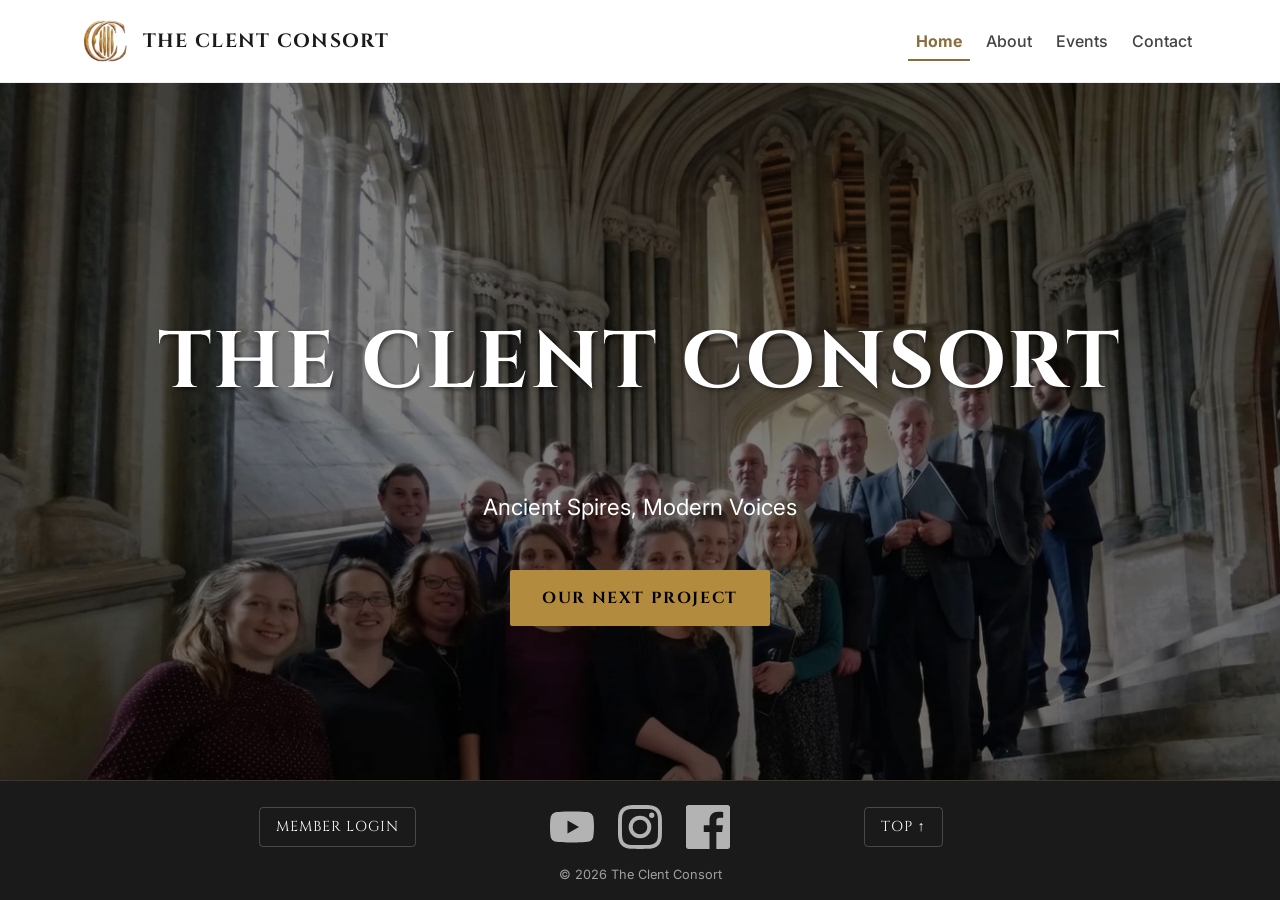
<file: index.html>
<!doctype html>
<html lang="en-GB">
  <head>
    <meta charset="UTF-8" />
    <!-- Viewport scale definition -->
    <meta name="viewport" content="width=device-width, initial-scale=1.0" />
    <meta
      name="description"
      content="Experience The Clent Consort, a project-led choral ensemble inhabiting Britain's historic cathedral spaces through ancient and contemporary choral excellence."
    />
    <title>Home - The Clent Consort</title>
    <!-- SEO & SOCIAL METADATA: Strategic brand positioning for high-impact social sharing. Optimised with OpenGraph and Twitter protocols to ensure the 'Ancient Spires, Modern Voices' ethos translates across platforms. -->
    <meta property="og:type" content="website" />
    <meta
      property="og:url"
      content="https://stockol.github.io/clent-consort-project-ms1/"
    />
    <meta property="og:title" content="The Clent Consort" />
    <meta
      property="og:description"
      content="Experience The Clent Consort, a project-led choral ensemble inhabiting Britain's historic cathedral spaces through ancient and contemporary choral excellence."
    />
    <meta
      property="og:image"
      content="https://stockol.github.io/clent-consort-project-ms1/assets/images/logo_share_preview.jpg"
    />

    <meta property="twitter:card" content="summary_large_image" />
    <meta property="twitter:title" content="The Clent Consort" />
    <meta
      property="twitter:description"
      content="Experience The Clent Consort, a project-led choral ensemble inhabiting Britain's historic cathedral spaces through ancient and contemporary choral excellence."
    />
    <meta
      property="twitter:image"
      content="https://stockol.github.io/clent-consort-project-ms1/assets/images/logo_share_preview.jpg"
    />
    <!-- CRITICAL ASSET PRELOADING: Explicitly preloading the Hero Image with 'fetchpriority=high' to optimise the Largest Contentful Paint (LCP) and ensure immediate visual impact upon entry. -->
    <!-- Favicon -->
    <link rel="icon" type="image/png" href="assets/images/favicon-clent.png" />
    <!-- Google Fonts -->
    <link rel="preconnect" href="https://fonts.googleapis.com" />
    <link rel="preconnect" href="https://fonts.gstatic.com" crossorigin />
    <link
      href="https://fonts.googleapis.com/css2?family=Cinzel:wght@400;700&family=Inter:wght@400;600&display=swap"
      rel="stylesheet"
    />
    <!-- Preload Hero Image for performance -->
    <link
      rel="preload"
      as="image"
      href="assets/images/hero_image_clent_consort.jpg"
      fetchpriority="high"
    />
    <link rel="stylesheet" href="assets/css/style.css" />
  </head>
  <!-- GLOBAL STYLES: Architecture is built on 'Every Layout' primitives, ensuring the site scales algorithmically rather than relying on brittle, fixed breakpoints. -->
  <!-- Body with ID for back-to-top anchor link -->
  <body id="top">
    <header class="site-header">
      <!-- SITE HEADER: Employs a sticky-positioning strategy with backdrop-filter
      blur to maintain navigational context while maximising vertical viewport
      real estate. -->
      <div class="l-center header-inner">
        <!-- Logo anchor -->
        <a href="index.html" class="logo-link">
          <img
            src="assets/images/clent-consort-logo.webp"
            alt="Logo"
            width="50"
            height="50"
          />
          <span class="brand-name">The Clent Consort</span>
        </a>
        <!-- Main Navigation -->
        <nav aria-label="Main Navigation">
          <ul>
            <li><a href="index.html" aria-current="page">Home</a></li>
            <li><a href="about.html">About</a></li>
            <li><a href="events.html">Events</a></li>
            <li><a href="contact.html">Contact</a></li>
          </ul>
        </nav>
      </div>
    </header>
    <main>
      <!-- HERO COMPOSITION: A high-impact 'Cover' pattern. Utilizes the .l-stack primitive to maintain mathematical rhythm between the brand headline, sub-narrative, and primary call-to-action (CTA). -->
      <section class="hero-cover">
        <div class="l-stack">
          <h1>The Clent Consort</h1>
          <p>Ancient Spires, Modern Voices</p>
          <a href="events.html" class="cta-button">Our Next Project</a>
        </div>
      </section>
    </main>
    <!-- Footer -->
    <footer class="invert footer-slim">
      <div class="l-center">
        <div class="footer-grid">
          <div class="footer-col-left">
            <!-- 'Secret' Member Login button -->
            <a href="login.html" class="footer-btn">Member Login</a>
          </div>

          <div class="footer-col-center">
            <!-- Social Media SVG Icons / YouTube, Instagram, Facebook -->
            <div class="social-group">
              <a href="#" class="social-icon" aria-label="YouTube">
                <svg viewBox="0 0 24 24" fill="currentColor">
                  <path
                    d="M23.498 6.186a3.016 3.016 0 0 0-2.122-2.136C19.505 3.545 12 3.545 12 3.545s-7.505 0-9.377.505A3.017 3.017 0 0 0 .502 6.186C0 8.07 0 12 0 12s0 3.93.502 5.814a3.016 3.016 0 0 0 2.122 2.136c1.871.505 9.376.505 9.376.505s7.505 0 9.377-.505a3.015 3.015 0 0 0 2.122-2.136C24 15.93 24 12 24 12s0-3.93-.502-5.814zM9.545 15.568V8.432L15.818 12l-6.273 3.568z"
                  />
                </svg>
              </a>
              <a href="#" class="social-icon" aria-label="Instagram">
                <svg viewBox="0 0 24 24" fill="currentColor">
                  <path
                    d="M12 2.163c3.204 0 3.584.012 4.85.07 3.252.148 4.771 1.691 4.919 4.919.058 1.265.069 1.645.069 4.849 0 3.205-.012 3.584-.069 4.849-.149 3.225-1.664 4.771-4.919 4.919-1.266.058-1.644.07-4.85.07-3.204 0-3.584-.012-4.849-.07-3.26-.149-4.771-1.699-4.919-4.92-.058-1.265-.07-1.644-.07-4.849 0-3.204.013-3.583.07-4.849.149-3.227 1.664-4.771 4.919-4.919 1.266-.057 1.645-.069 4.849-.069zM12 0C8.741 0 8.333.014 7.053.072 2.695.272.273 2.69.073 7.052.014 8.333 0 8.741 0 12c0 3.259.014 3.668.072 4.948.2 4.358 2.618 6.78 6.98 6.981 1.281.058 1.689.072 4.948.072 3.259 0 3.668-.014 4.948-.072 4.354-.2 6.782-2.618 6.979-6.98.059-1.28.073-1.689.073-4.948 0-3.259-.014-3.667-.072-4.947-.196-4.354-2.617-6.78-6.979-6.98C15.668.014 15.259 0 12 0zm0 5.838a6.162 6.162 0 1 0 0 12.324 6.162 6.162 0 0 0 0-12.324zM12 16a4 4 0 1 1 0-8 4 4 0 0 1 0 8zm6.406-11.845a1.44 1.44 0 1 0 0 2.881 1.44 1.44 0 0 0 0-2.881z"
                  />
                </svg>
              </a>
              <a href="#" class="social-icon" aria-label="Facebook">
                <svg viewBox="0 0 24 24" fill="currentColor">
                  <path
                    d="M22.675 0H1.325C.593 0 0 .593 0 1.325v21.351C0 23.407.593 24 1.325 24H12.82v-9.294H9.692v-3.622h3.128V8.413c0-3.1 1.893-4.788 4.659-4.788 1.325 0 2.463.099 2.795.143v3.24l-1.918.001c-1.504 0-1.795.715-1.795 1.763v2.313h3.587l-.467 3.622h-3.12V24h6.116c.73 0 1.323-.593 1.323-1.325V1.325C24 .593 23.407 0 22.675 0z"
                  />
                </svg>
              </a>
            </div>
          </div>
          <!-- GLOBAL FOOTER: Features a 3-column .footer-grid with mobile-first stacking logic. -->
          <div class="footer-col-right">
            <!-- ACCESSIBILITY: The #top anchor provides an essential 'Skip to Top' utility, enhancing keyboard navigation efficiency and conforming to WCAG 2.1 AAA navigational standards. -->
            <a href="#top" class="footer-btn">Top ↑</a>
          </div>
        </div>
        <p class="copyright">&copy; 2026 The Clent Consort</p>
      </div>
    </footer>
  </body>
</html>
</file>
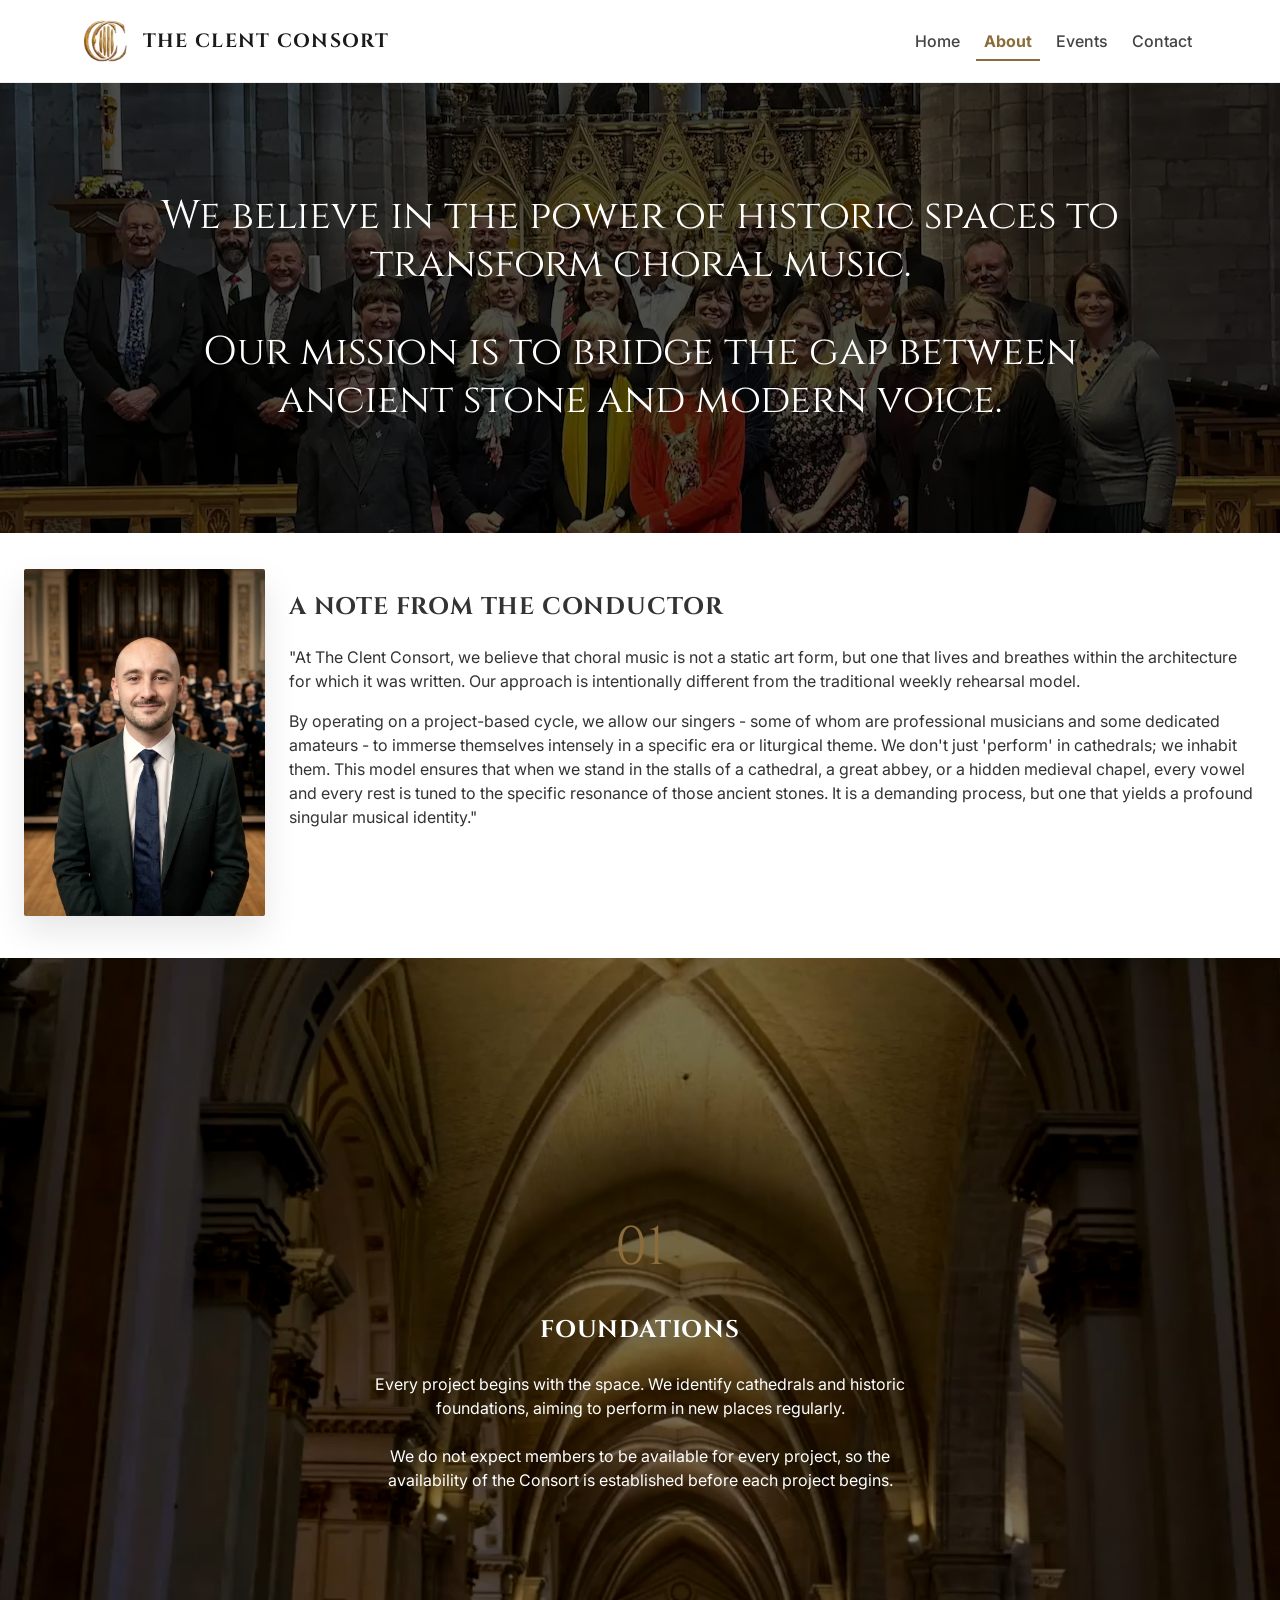
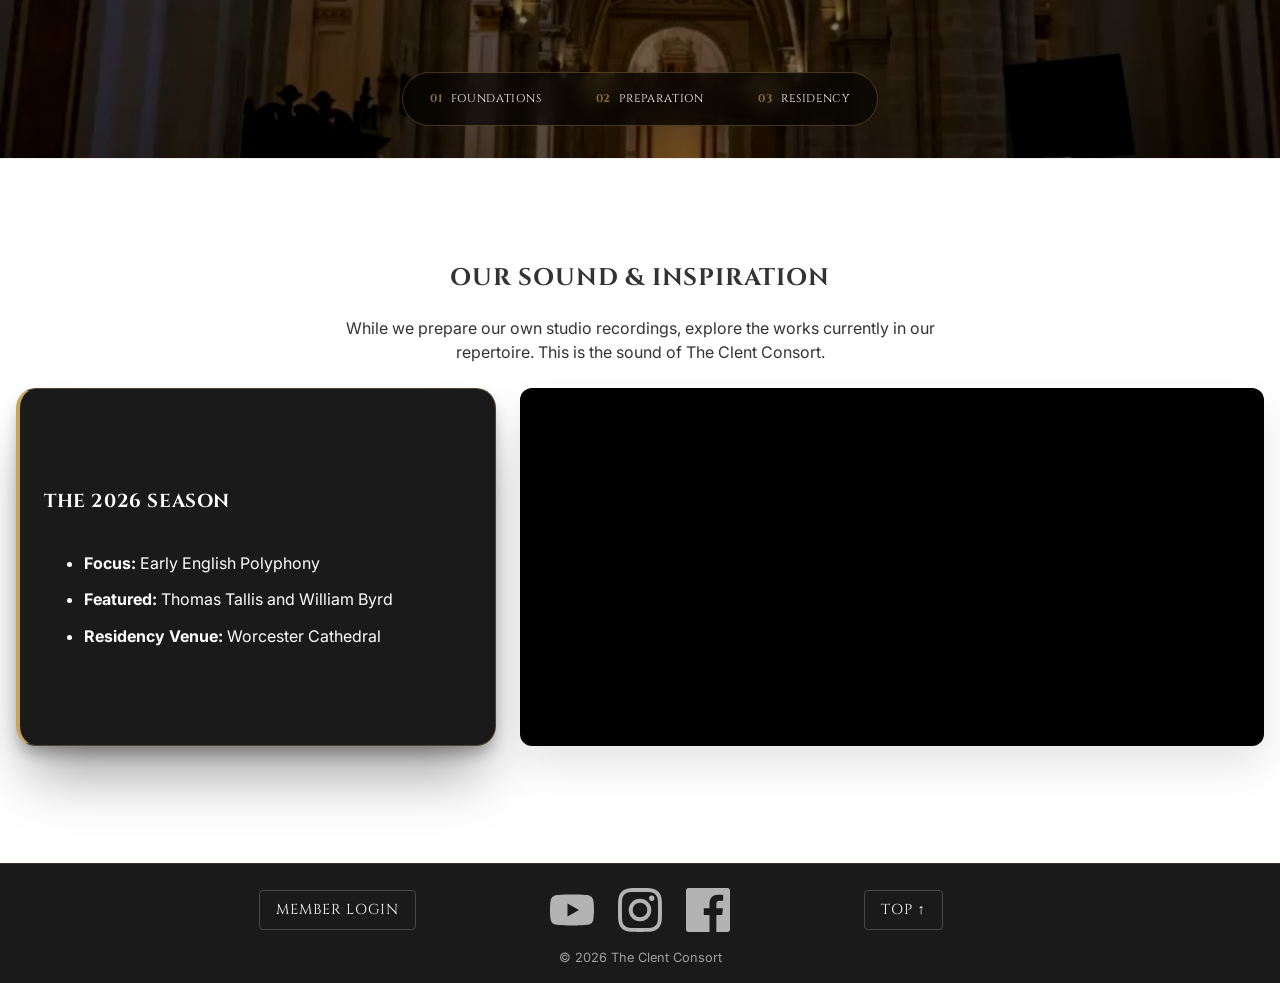
<file: about.html>
<!doctype html>
<html lang="en-GB">
  <head>
    <meta charset="UTF-8" />
    <meta name="viewport" content="width=device-width, initial-scale=1.0" />
    <meta
      name="description"
      content="Explore the mission and project rhythm of The Clent Consort, a choral ensemble that bridges ancient and contemporary church music."
    />
    <title>About - The Clent Consort</title>
    <!-- SEO & SOCIAL METADATA: Strategic tagging to emphasise the mission-driven nature of the ensemble, ensuring clarity when shared on professional and social platforms. -->
    <meta property="og:type" content="website" />
    <meta
      property="og:url"
      content="https://stockol.github.io/clent-consort-project-ms1/"
    />
    <!-- Sharing Image (WhatsApp, etc.) -->
    <meta property="og:title" content="The Clent Consort" />
    <meta
      property="og:description"
      content="Explore the mission and project rhythm of The Clent Consort, a choral ensemble that bridges ancient and contemporary church music."
    />
    <meta
      property="og:image"
      content="https://stockol.github.io/clent-consort-project-ms1/assets/images/logo_share_preview.jpg"
    />
    <!-- Twitter Card -->
    <meta property="twitter:card" content="summary_large_image" />
    <meta property="twitter:title" content="The Clent Consort" />
    <meta
      property="twitter:description"
      content="Explore the mission and project rhythm of The Clent Consort, a choral ensemble that bridges ancient and contemporary church music."
    />
    <meta
      property="twitter:image"
      content="https://stockol.github.io/clent-consort-project-ms1/assets/images/logo_share_preview.jpg"
    />
    <!-- Favicon -->
    <link rel="icon" type="image/png" href="assets/images/favicon-clent.png" />
    <!-- Google Fonts -->
    <link rel="preconnect" href="https://fonts.googleapis.com" />
    <link rel="preconnect" href="https://fonts.gstatic.com" crossorigin />
    <link
      href="https://fonts.googleapis.com/css2?family=Cinzel:wght@400;700&family=Inter:wght@400;600&display=swap"
      rel="stylesheet"
    />
    <link rel="stylesheet" href="assets/css/style.css" />
  </head>
  <!-- Body tag with ID for top -->
  <body id="top">
    <!-- Header -->
    <header class="site-header">
      <div class="l-center header-inner">
        <!-- Logo -->
        <a href="index.html" class="logo-link">
          <img
            src="assets/images/clent-consort-logo.webp"
            alt="Logo"
            width="50"
            height="50"
          />
          <span class="brand-name">The Clent Consort</span>
        </a>
        <!-- Main Navigation -->
        <nav aria-label="Main Navigation">
          <ul>
            <li><a href="index.html">Home</a></li>
            <li><a href="about.html" aria-current="page">About</a></li>
            <li><a href="events.html">Events</a></li>
            <li><a href="contact.html">Contact</a></li>
          </ul>
        </nav>
      </div>
    </header>
    <!-- MISSION ARCHITECTURE: Utilises a high-contrast cover pattern with central alignment to establish immediate brand ethos and emotional resonance. -->
    <main>
      <!-- Mission Statement -->
      <div class="mission-cover">
        <div class="center-content">
          <p>
            We believe in the power of historic spaces to transform choral
            music.
          </p>
          <p>
            Our mission is to bridge the gap between ancient stone and modern
            voice.
          </p>
        </div>
      </div>
      <!-- Conductor's Note -->
      <!-- SIDEBAR COMPOSITION: Implements the .l-sidebar primitive to manage the relationship between biographical imagery and textual narrative, ensuring a balanced 'Director's voice' section. -->
      <section class="conductor-sidebar sidebar">
        <!-- Conductor's Image -->
        <div class="sidebar-image">
          <img
            src="assets/images/conductor_headshot.jpg"
            width="400"
            height="600"
            alt="Conductor in a dark suit and blue tie stands facing the camera with a gentle smile, while a choir in dark attire holding blue music folders is seated behind him before a large pipe organ in a historic church hall, creating a formal and welcoming atmosphere."
          />
        </div>
        <!-- Conductor's Text -->
        <div class="sidebar-text">
          <h2>A Note from the Conductor</h2>
          <p>
            "At The Clent Consort, we believe that choral music is not a static
            art form, but one that lives and breathes within the architecture
            for which it was written. Our approach is intentionally different
            from the traditional weekly rehearsal model.
          </p>
          <p>
            By operating on a project-based cycle, we allow our singers - some
            of whom are professional musicians and some dedicated amateurs - to
            immerse themselves intensely in a specific era or liturgical theme.
            We don't just 'perform' in cathedrals; we inhabit them. This model
            ensures that when we stand in the stalls of a cathedral, a great
            abbey, or a hidden medieval chapel, every vowel and every rest is
            tuned to the specific resonance of those ancient stones. It is a
            demanding process, but one that yields a profound singular musical
            identity."
          </p>
        </div>
      </section>
      <!-- Project Rhythm Section with Swipe Navigation -->
      <!-- PROJECT RHYTHM COMPONENT: A bespoke scrollytelling implementation. Uses CSS Scroll Snap and sticky navigation to guide the user through the project lifecycle. -->
      <div class="project-rhythm-swipe-wrapper">
        <nav class="swipe-nav" aria-label="Project stages">
          <a href="#slide-01"><span>01</span> Foundations</a>
          <a href="#slide-02"><span>02</span> Preparation</a>
          <a href="#slide-03"><span>03</span> Residency</a>
        </nav>
        <!-- DYNAMIC BACKGROUNDS: Employs muted, looping video assets as atmospheric backgrounds. Playsinline and muted attributes ensure compliance with modern mobile browser autoplay policies. -->
        <div class="project-rhythm-scroll">
          <article class="rhythm-slide" id="slide-01">
            <div class="l-frame slide-bg">
              <video
                autoplay
                muted
                loop
                playsinline
                poster="assets/images/foundations_still.jpg"
                aria-hidden="true"
              >
                <source
                  src="assets/images/foundations_comp.mp4"
                  type="video/mp4"
                />
              </video>
            </div>
            <div class="slide-content l-stack">
              <span class="step-number">01</span>
              <h2>Foundations</h2>
              <p>
                Every project begins with the space. We identify cathedrals and
                historic foundations, aiming to perform in new places regularly.
              </p>
              <p>
                We do not expect members to be available for every project, so
                the availability of the Consort is established before each
                project begins.
              </p>
            </div>
          </article>

          <article class="rhythm-slide" id="slide-02">
            <div class="l-frame slide-bg">
              <video
                autoplay
                muted
                loop
                playsinline
                poster="assets/images/preparation_still.jpg"
                aria-hidden="true"
              >
                <source
                  src="assets/images/preparation_comp.mp4"
                  type="video/mp4"
                />
              </video>
            </div>
            <div class="slide-content l-stack">
              <span class="step-number">02</span>
              <h2>Preparation</h2>
              <p>
                Music is chosen to suit the space and the singers available.
              </p>
              <p>
                Preparation is a dual process of rehearsal and research to
                ensure interpretations are spiritually informed.
              </p>
            </div>
          </article>

          <article class="rhythm-slide" id="slide-03">
            <div class="l-frame slide-bg">
              <video
                autoplay
                muted
                loop
                playsinline
                poster="assets/images/residency_still.jpg"
                aria-hidden="true"
              >
                <source
                  src="assets/images/residency_comp.mp4"
                  type="video/mp4"
                />
              </video>
            </div>
            <div class="slide-content l-stack">
              <span class="step-number">03</span>
              <h2>Residency</h2>
              <p>
                The cycle culminates in shared focus — where preparation meets
                the stone, creating a unique moment of musical transcendence.
              </p>
              <p>
                Projects are typically either day trips or full weekend
                residencies, particularly if the venue is far from the Consort's
                base.
              </p>
            </div>
          </article>
        </div>
      </div>
      <!-- Repertoire Section with Spotify Playlist feature -->

      <section class="repertoire-section l-center l-stack">
        <div class="repertoire-header u-text-center">
          <h2 class="cinzel-heading">Our Sound & Inspiration</h2>
          <p class="u-measure u-margin-inline-auto">
            While we prepare our own studio recordings, explore the works
            currently in our repertoire. This is the sound of The Clent Consort.
          </p>
        </div>
        <!-- REPERTOIRE LAYOUT: Combines the .l-sidebar primitive with .box.invert to provide a clear distinction between seasonal metadata and interactive audio content. -->
        <div class="l-sidebar repertoire-grid">
          <div class="box invert repertoire-meta">
            <h3 class="s-1">The 2026 Season</h3>
            <ul class="l-stack l-stack--small">
              <li><strong>Focus:</strong> Early English Polyphony</li>
              <li><strong>Featured:</strong> Thomas Tallis and William Byrd</li>
              <li><strong>Residency Venue:</strong> Worcester Cathedral</li>
            </ul>
          </div>

          <!-- Spotify Playlist with embedded player and lazy loading -->
          <div class="playlist-container">
            <iframe
              class="spotify-about-playlist"
              src="https://open.spotify.com/embed/playlist/3DaStXUPTqdciPtq0i7ERH?utm_source=generator"
              height="352"
              allowfullscreen=""
              allow="
                autoplay;
                clipboard-write;
                encrypted-media;
                fullscreen;
                picture-in-picture;
              "
              loading="lazy"
            >
            </iframe>
          </div>
        </div>
      </section>
    </main>
    <!-- GLOBAL FOOTER: Features a 3-column .footer-grid with mobile-first stacking logic and a #top skip-link for keyboard efficiency. -->
    <footer class="invert footer-slim">
      <div class="l-center">
        <div class="footer-grid">
          <div class="footer-col-left">
            <a href="login.html" class="footer-btn">Member Login</a>
          </div>

          <div class="footer-col-center">
            <div class="social-group">
              <a href="#" class="social-icon" aria-label="YouTube">
                <svg viewBox="0 0 24 24" fill="currentColor">
                  <path
                    d="M23.498 6.186a3.016 3.016 0 0 0-2.122-2.136C19.505 3.545 12 3.545 12 3.545s-7.505 0-9.377.505A3.017 3.017 0 0 0 .502 6.186C0 8.07 0 12 0 12s0 3.93.502 5.814a3.016 3.016 0 0 0 2.122 2.136c1.871.505 9.376.505 9.376.505s7.505 0 9.377-.505a3.015 3.015 0 0 0 2.122-2.136C24 15.93 24 12 24 12s0-3.93-.502-5.814zM9.545 15.568V8.432L15.818 12l-6.273 3.568z"
                  />
                </svg>
              </a>
              <a href="#" class="social-icon" aria-label="Instagram">
                <svg viewBox="0 0 24 24" fill="currentColor">
                  <path
                    d="M12 2.163c3.204 0 3.584.012 4.85.07 3.252.148 4.771 1.691 4.919 4.919.058 1.265.069 1.645.069 4.849 0 3.205-.012 3.584-.069 4.849-.149 3.225-1.664 4.771-4.919 4.919-1.266.058-1.644.07-4.85.07-3.204 0-3.584-.012-4.849-.07-3.26-.149-4.771-1.699-4.919-4.92-.058-1.265-.07-1.644-.07-4.849 0-3.204.013-3.583.07-4.849.149-3.227 1.664-4.771 4.919-4.919 1.266-.057 1.645-.069 4.849-.069zM12 0C8.741 0 8.333.014 7.053.072 2.695.272.273 2.69.073 7.052.014 8.333 0 8.741 0 12c0 3.259.014 3.668.072 4.948.2 4.358 2.618 6.78 6.98 6.981 1.281.058 1.689.072 4.948.072 3.259 0 3.668-.014 4.948-.072 4.354-.2 6.782-2.618 6.979-6.98.059-1.28.073-1.689.073-4.948 0-3.259-.014-3.667-.072-4.947-.196-4.354-2.617-6.78-6.979-6.98C15.668.014 15.259 0 12 0zm0 5.838a6.162 6.162 0 1 0 0 12.324 6.162 6.162 0 0 0 0-12.324zM12 16a4 4 0 1 1 0-8 4 4 0 0 1 0 8zm6.406-11.845a1.44 1.44 0 1 0 0 2.881 1.44 1.44 0 0 0 0-2.881z"
                  />
                </svg>
              </a>
              <a href="#" class="social-icon" aria-label="Facebook">
                <svg viewBox="0 0 24 24" fill="currentColor">
                  <path
                    d="M22.675 0H1.325C.593 0 0 .593 0 1.325v21.351C0 23.407.593 24 1.325 24H12.82v-9.294H9.692v-3.622h3.128V8.413c0-3.1 1.893-4.788 4.659-4.788 1.325 0 2.463.099 2.795.143v3.24l-1.918.001c-1.504 0-1.795.715-1.795 1.763v2.313h3.587l-.467 3.622h-3.12V24h6.116c.73 0 1.323-.593 1.323-1.325V1.325C24 .593 23.407 0 22.675 0z"
                  />
                </svg>
              </a>
            </div>
          </div>

          <div class="footer-col-right">
            <a href="#top" class="footer-btn">Top ↑</a>
          </div>
        </div>
        <p class="copyright">&copy; 2026 The Clent Consort</p>
      </div>
    </footer>
  </body>
</html>
</file>
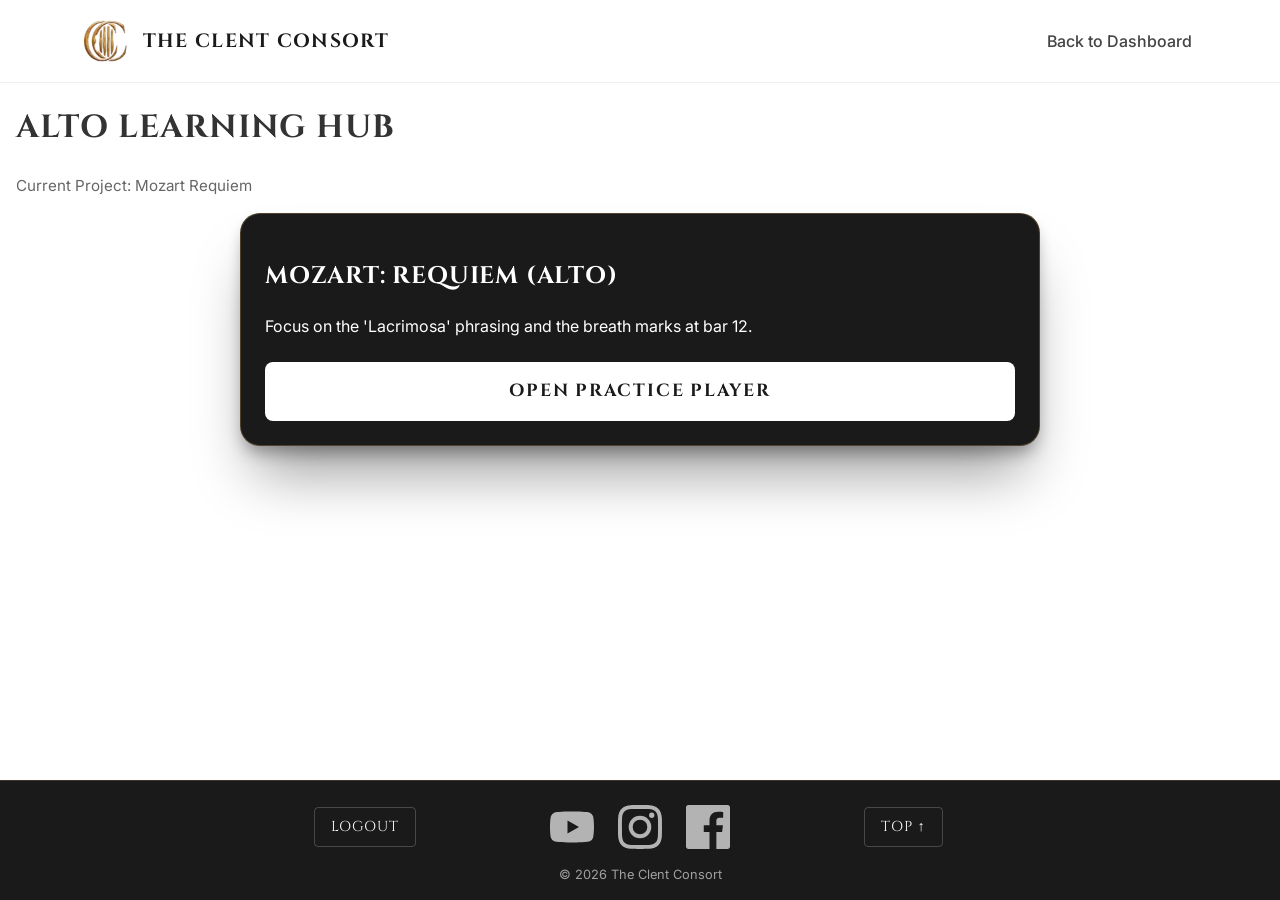
<file: alto_hub.html>
<!doctype html>
<html lang="en-GB">
  <head>
    <meta charset="UTF-8" />
    <meta name="viewport" content="width=device-width, initial-scale=1.0" />
    <meta
      name="description"
      content="Alto Learning Hub for The Clent Consort members."
    />
    <title>Member Dashboard - The Clent Consort</title>
    <!-- SEO & SOCIAL METADATA: Optimised for OpenGraph/Twitter protocols to ensure professional link previews and search indexing. -->
    <meta property="og:type" content="website" />
    <meta
      property="og:url"
      content="https://stockol.github.io/clent-consort-project-ms1/"
    />
    <meta property="og:title" content="The Clent Consort" />
    <meta
      property="og:description"
      content="Alto Learning Hub for The Clent Consort members."
    />
    <!-- Sharing icon -->
    <meta
      property="og:image"
      content="https://stockol.github.io/clent-consort-project-ms1/assets/images/logo_share_preview.jpg"
    />
    <!-- Twitter Card -->
    <meta property="twitter:card" content="summary_large_image" />
    <meta property="twitter:title" content="The Clent Consort" />
    <meta
      property="twitter:description"
      content="Alto Learning Hub for The Clent Consort members."
    />
    <meta
      property="twitter:image"
      content="https://stockol.github.io/clent-consort-project-ms1/assets/images/logo_share_preview.jpg"
    />
    <!-- ASSET OPTIMISATION: Pre-connecting to external origins to minimise First Contentful Paint (FCP) and network latency. -->
    <link rel="icon" type="image/png" href="assets/images/favicon-clent.png" />
    <link rel="preconnect" href="https://fonts.googleapis.com" />
    <link rel="preconnect" href="https://fonts.gstatic.com" crossorigin />
    <link
      href="https://fonts.googleapis.com/css2?family=Cinzel:wght@400;700&family=Inter:wght@400;600&display=swap"
      rel="stylesheet"
    />
    <link rel="stylesheet" href="assets/css/style.css" />
  </head>
  <!-- Body with ID for top of page -->
  <body id="top">
    <!-- SITE HEADER: Implements .site-header for sticky positioning and .l-center for consistent horizontal containment. -->
    <header class="site-header">
      <div class="l-center header-inner">
        <!-- Logo details -->
        <a href="index.html" class="logo-link">
          <img
            src="assets/images/clent-consort-logo.webp"
            alt="Logo"
            width="50"
            height="50"
          />
          <span class="brand-name">The Clent Consort</span>
        </a>
        <!-- Main Member Navigation -->
        <nav aria-label="Main Navigation">
          <ul class="nav-list nav-list--dashboard">
            <li>
              <a href="members.html" class="nav-link">Back to Dashboard</a>
            </li>
          </ul>
        </nav>
      </div>
    </header>
    <main class="l-center">
      <!-- CONTENT ARCHITECTURE: Utilises the .l-stack primitive to manage macro-spacing and vertical rhythm between sections. -->
      <div class="l-stack l-stack--large">
        <header>
          <h1>Alto Learning Hub</h1>
          <p class="u-muted">Current Project: Mozart Requiem</p>
        </header>

        <!-- Rehearsal Video Player Module / Copy and adjust for additional rehearsal tracks -->
        <!-- COMPONENT: .box.invert creates a high-contrast 'well' for focus, utilising solid hex codes for WCAG 2.1 AA compliance. -->
        <div class="video-wrapper box invert l-stack l-stack--small">
          <div class="l-stack l-stack--small">
            <h2>Mozart: Requiem (Alto)</h2>
            <p>
              Focus on the 'Lacrimosa' phrasing and the breath marks at bar 12.
            </p>
          </div>
          <details class="video-accordion" name="mozart-alto">
            <summary class="cta-button">Open Practice Player</summary>

            <div class="video-responsive u-margin-top">
              <!-- PROGRESSIVE DISCLOSURE: Using HTML5 details to defer iframe loading; this optimises performance by reducing initial page weight. -->
              <iframe
                class="external-embed"
                src="https://www.youtube.com/embed/D9_umh6CCs0"
                title="Alto Practice Track for Mozart Requiem"
                allow="
                  accelerometer;
                  autoplay;
                  clipboard-write;
                  encrypted-media;
                  gyroscope;
                  picture-in-picture;
                "
                loading="lazy"
                allowfullscreen
              >
              </iframe>
            </div>
          </details>
        </div>
        <!-- End Rehearsal Video Player Module -->
      </div>
    </main>
    <!-- GLOBAL FOOTER: Features a 3-column .footer-grid with mobile-first stacking logic and a #top skip-link for keyboard efficiency. -->
    <footer class="invert footer-slim">
      <div class="l-center">
        <div class="footer-grid">
          <div class="footer-col-left">
            <a href="login.html" class="footer-btn">Logout</a>
          </div>

          <div class="footer-col-center">
            <div class="social-group">
              <a href="#" class="social-icon" aria-label="YouTube">
                <svg viewBox="0 0 24 24" fill="currentColor">
                  <path
                    d="M23.498 6.186a3.016 3.016 0 0 0-2.122-2.136C19.505 3.545 12 3.545 12 3.545s-7.505 0-9.377.505A3.017 3.017 0 0 0 .502 6.186C0 8.07 0 12 0 12s0 3.93.502 5.814a3.016 3.016 0 0 0 2.122 2.136c1.871.505 9.376.505 9.376.505s7.505 0 9.377-.505a3.015 3.015 0 0 0 2.122-2.136C24 15.93 24 12 24 12s0-3.93-.502-5.814zM9.545 15.568V8.432L15.818 12l-6.273 3.568z"
                  />
                </svg>
              </a>
              <a href="#" class="social-icon" aria-label="Instagram">
                <svg viewBox="0 0 24 24" fill="currentColor">
                  <path
                    d="M12 2.163c3.204 0 3.584.012 4.85.07 3.252.148 4.771 1.691 4.919 4.919.058 1.265.069 1.645.069 4.849 0 3.205-.012 3.584-.069 4.849-.149 3.225-1.664 4.771-4.919 4.919-1.266.058-1.644.07-4.85.07-3.204 0-3.584-.012-4.849-.07-3.26-.149-4.771-1.699-4.919-4.92-.058-1.265-.07-1.644-.07-4.849 0-3.204.013-3.583.07-4.849.149-3.227 1.664-4.771 4.919-4.919 1.266-.057 1.645-.069 4.849-.069zM12 0C8.741 0 8.333.014 7.053.072 2.695.272.273 2.69.073 7.052.014 8.333 0 8.741 0 12c0 3.259.014 3.668.072 4.948.2 4.358 2.618 6.78 6.98 6.981 1.281.058 1.689.072 4.948.072 3.259 0 3.668-.014 4.948-.072 4.354-.2 6.782-2.618 6.979-6.98.059-1.28.073-1.689.073-4.948 0-3.259-.014-3.667-.072-4.947-.196-4.354-2.617-6.78-6.979-6.98C15.668.014 15.259 0 12 0zm0 5.838a6.162 6.162 0 1 0 0 12.324 6.162 6.162 0 0 0 0-12.324zM12 16a4 4 0 1 1 0-8 4 4 0 0 1 0 8zm6.406-11.845a1.44 1.44 0 1 0 0 2.881 1.44 1.44 0 0 0 0-2.881z"
                  />
                </svg>
              </a>
              <a href="#" class="social-icon" aria-label="Facebook">
                <svg viewBox="0 0 24 24" fill="currentColor">
                  <path
                    d="M22.675 0H1.325C.593 0 0 .593 0 1.325v21.351C0 23.407.593 24 1.325 24H12.82v-9.294H9.692v-3.622h3.128V8.413c0-3.1 1.893-4.788 4.659-4.788 1.325 0 2.463.099 2.795.143v3.24l-1.918.001c-1.504 0-1.795.715-1.795 1.763v2.313h3.587l-.467 3.622h-3.12V24h6.116c.73 0 1.323-.593 1.323-1.325V1.325C24 .593 23.407 0 22.675 0z"
                  />
                </svg>
              </a>
            </div>
          </div>

          <div class="footer-col-right">
            <a href="#top" class="footer-btn">Top ↑</a>
          </div>
        </div>
        <p class="copyright">&copy; 2026 The Clent Consort</p>
      </div>
    </footer>
  </body>
</html>
</file>
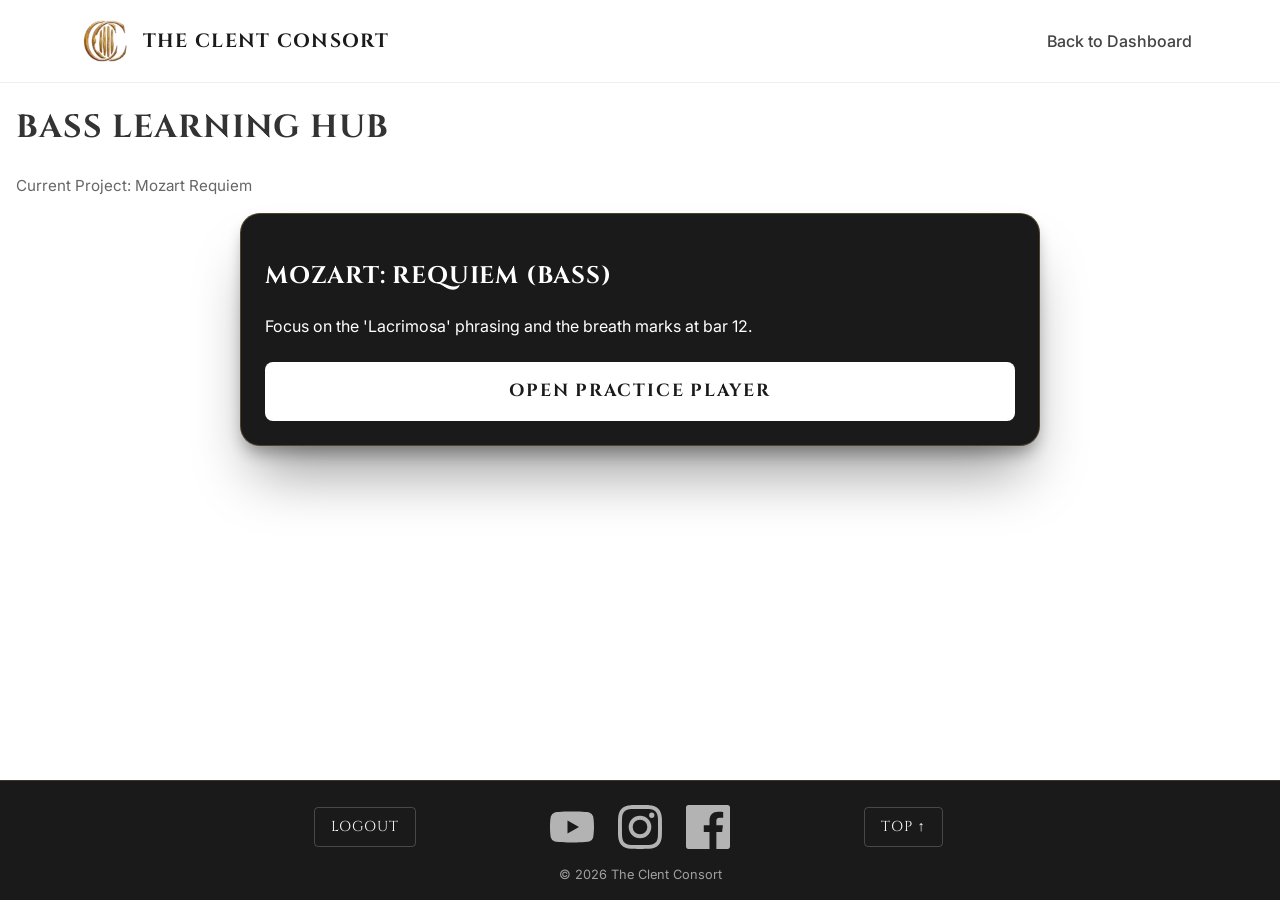
<file: bass_hub.html>
<!doctype html>
<html lang="en-GB">
  <head>
    <meta charset="UTF-8" />
    <meta name="viewport" content="width=device-width, initial-scale=1.0" />
    <meta
      name="description"
      content="Bass Learning Hub for The Clent Consort members."
    />
    <title>Member Dashboard - The Clent Consort</title>
    <!-- SEO & SOCIAL METADATA: Optimised for OpenGraph/Twitter protocols to ensure professional link previews and search indexing. -->
    <meta property="og:type" content="website" />
    <meta
      property="og:url"
      content="https://stockol.github.io/clent-consort-project-ms1/"
    />
    <meta property="og:title" content="The Clent Consort" />
    <meta
      property="og:description"
      content="Bass Learning Hub for The Clent Consort members."
    />
    <!-- Sharing icon -->
    <meta
      property="og:image"
      content="https://stockol.github.io/clent-consort-project-ms1/assets/images/logo_share_preview.jpg"
    />
    <!-- Twitter Card -->
    <meta property="twitter:card" content="summary_large_image" />
    <meta property="twitter:title" content="The Clent Consort" />
    <meta
      property="twitter:description"
      content="Bass Learning Hub for The Clent Consort members."
    />
    <meta
      property="twitter:image"
      content="https://stockol.github.io/clent-consort-project-ms1/assets/images/logo_share_preview.jpg"
    />
    <!-- ASSET OPTIMISATION: Pre-connecting to external origins to minimise First Contentful Paint (FCP) and network latency. -->
    <link rel="icon" type="image/png" href="assets/images/favicon-clent.png" />
    <link rel="preconnect" href="https://fonts.googleapis.com" />
    <link rel="preconnect" href="https://fonts.gstatic.com" crossorigin />
    <link
      href="https://fonts.googleapis.com/css2?family=Cinzel:wght@400;700&family=Inter:wght@400;600&display=swap"
      rel="stylesheet"
    />
    <link rel="stylesheet" href="assets/css/style.css" />
  </head>
  <!-- Body with ID for top of page -->
  <body id="top">
    <!-- SITE HEADER: Implements .site-header for sticky positioning and .l-center for consistent horizontal containment. -->
    <header class="site-header">
      <div class="l-center header-inner">
        <!-- Logo details -->
        <a href="index.html" class="logo-link">
          <img
            src="assets/images/clent-consort-logo.webp"
            alt="Logo"
            width="50"
            height="50"
          />
          <span class="brand-name">The Clent Consort</span>
        </a>
        <!-- Main Member Navigation -->
        <nav aria-label="Main Navigation">
          <ul class="nav-list nav-list--dashboard">
            <li>
              <a href="members.html" class="nav-link">Back to Dashboard</a>
            </li>
          </ul>
        </nav>
      </div>
    </header>
    <main class="l-center">
      <!-- CONTENT ARCHITECTURE: Utilises the .l-stack primitive to manage macro-spacing and vertical rhythm between sections. -->
      <div class="l-stack l-stack--large">
        <header>
          <h1>Bass Learning Hub</h1>
          <p class="u-muted">Current Project: Mozart Requiem</p>
        </header>
        <!-- Rehearsal Video Player Module / Copy and adjust for additional rehearsal tracks -->
        <!-- COMPONENT: .box.invert creates a high-contrast 'well' for focus, utilising solid hex codes for WCAG 2.1 AA compliance. -->
        <div class="video-wrapper box invert l-stack l-stack--small">
          <div class="l-stack l-stack--small">
            <h2>Mozart: Requiem (Bass)</h2>
            <p>
              Focus on the 'Lacrimosa' phrasing and the breath marks at bar 12.
            </p>
          </div>

          <details class="video-accordion" name="mozart-bass">
            <summary class="cta-button">Open Practice Player</summary>

            <div class="video-responsive u-margin-top">
              <!-- PROGRESSIVE DISCLOSURE: Using HTML5 details to defer iframe loading; this optimises performance by reducing initial page weight. -->
              <iframe
                class="external-embed"
                src="https://www.youtube.com/embed/N2g1TWvRh6I"
                title="Bass Practice Track for Mozart Requiem"
                allow="
                  accelerometer;
                  autoplay;
                  clipboard-write;
                  encrypted-media;
                  gyroscope;
                  picture-in-picture;
                "
                loading="lazy"
                allowfullscreen
              >
              </iframe>
            </div>
          </details>
        </div>
        <!-- End Rehearsal Video Player Module -->
      </div>
    </main>
    <!-- GLOBAL FOOTER: Features a 3-column .footer-grid with mobile-first stacking logic and a #top skip-link for keyboard efficiency. -->
    <footer class="invert footer-slim">
      <div class="l-center">
        <div class="footer-grid">
          <div class="footer-col-left">
            <a href="login.html" class="footer-btn">Logout</a>
          </div>

          <div class="footer-col-center">
            <div class="social-group">
              <a href="#" class="social-icon" aria-label="YouTube">
                <svg viewBox="0 0 24 24" fill="currentColor">
                  <path
                    d="M23.498 6.186a3.016 3.016 0 0 0-2.122-2.136C19.505 3.545 12 3.545 12 3.545s-7.505 0-9.377.505A3.017 3.017 0 0 0 .502 6.186C0 8.07 0 12 0 12s0 3.93.502 5.814a3.016 3.016 0 0 0 2.122 2.136c1.871.505 9.376.505 9.376.505s7.505 0 9.377-.505a3.015 3.015 0 0 0 2.122-2.136C24 15.93 24 12 24 12s0-3.93-.502-5.814zM9.545 15.568V8.432L15.818 12l-6.273 3.568z"
                  />
                </svg>
              </a>
              <a href="#" class="social-icon" aria-label="Instagram">
                <svg viewBox="0 0 24 24" fill="currentColor">
                  <path
                    d="M12 2.163c3.204 0 3.584.012 4.85.07 3.252.148 4.771 1.691 4.919 4.919.058 1.265.069 1.645.069 4.849 0 3.205-.012 3.584-.069 4.849-.149 3.225-1.664 4.771-4.919 4.919-1.266.058-1.644.07-4.85.07-3.204 0-3.584-.012-4.849-.07-3.26-.149-4.771-1.699-4.919-4.92-.058-1.265-.07-1.644-.07-4.849 0-3.204.013-3.583.07-4.849.149-3.227 1.664-4.771 4.919-4.919 1.266-.057 1.645-.069 4.849-.069zM12 0C8.741 0 8.333.014 7.053.072 2.695.272.273 2.69.073 7.052.014 8.333 0 8.741 0 12c0 3.259.014 3.668.072 4.948.2 4.358 2.618 6.78 6.98 6.981 1.281.058 1.689.072 4.948.072 3.259 0 3.668-.014 4.948-.072 4.354-.2 6.782-2.618 6.979-6.98.059-1.28.073-1.689.073-4.948 0-3.259-.014-3.667-.072-4.947-.196-4.354-2.617-6.78-6.979-6.98C15.668.014 15.259 0 12 0zm0 5.838a6.162 6.162 0 1 0 0 12.324 6.162 6.162 0 0 0 0-12.324zM12 16a4 4 0 1 1 0-8 4 4 0 0 1 0 8zm6.406-11.845a1.44 1.44 0 1 0 0 2.881 1.44 1.44 0 0 0 0-2.881z"
                  />
                </svg>
              </a>
              <a href="#" class="social-icon" aria-label="Facebook">
                <svg viewBox="0 0 24 24" fill="currentColor">
                  <path
                    d="M22.675 0H1.325C.593 0 0 .593 0 1.325v21.351C0 23.407.593 24 1.325 24H12.82v-9.294H9.692v-3.622h3.128V8.413c0-3.1 1.893-4.788 4.659-4.788 1.325 0 2.463.099 2.795.143v3.24l-1.918.001c-1.504 0-1.795.715-1.795 1.763v2.313h3.587l-.467 3.622h-3.12V24h6.116c.73 0 1.323-.593 1.323-1.325V1.325C24 .593 23.407 0 22.675 0z"
                  />
                </svg>
              </a>
            </div>
          </div>

          <div class="footer-col-right">
            <a href="#top" class="footer-btn">Top ↑</a>
          </div>
        </div>
        <p class="copyright">&copy; 2026 The Clent Consort</p>
      </div>
    </footer>
  </body>
</html>
</file>
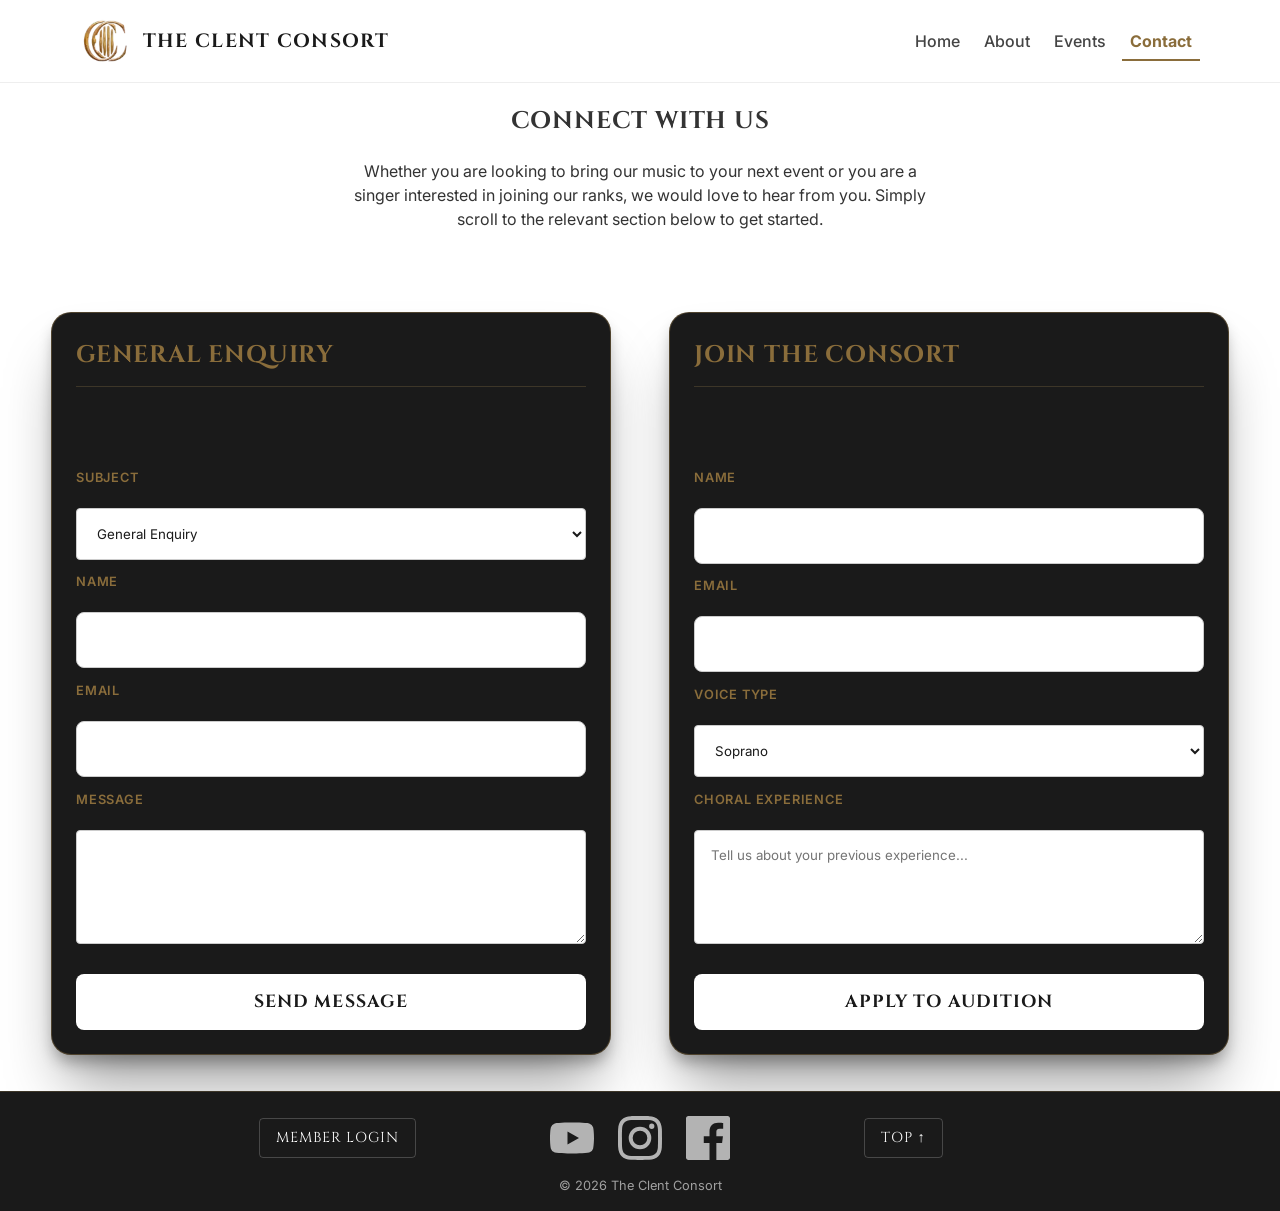
<file: contact.html>
<!doctype html>
<html lang="en-GB">
  <head>
    <meta charset="UTF-8" />
    <meta name="viewport" content="width=device-width, initial-scale=1.0" />
    <meta
      name="description"
      content="Get in touch with The Clent Consort for booking inquiries, audition information, or to learn more about our upcoming projects."
    />
    <title>Contact - The Clent Consort</title>
    <!-- SEO & SOCIAL METADATA: Targeted descriptions to encourage user engagement and inquiries, with OpenGraph support for professional business-to-business previews. -->
    <meta property="og:type" content="website" />
    <meta
      property="og:url"
      content="https://stockol.github.io/clent-consort-project-ms1/"
    />
    <meta property="og:title" content="The Clent Consort" />
    <meta
      property="og:description"
      content="Get in touch with The Clent Consort for booking inquiries, audition information, or to learn more about our upcoming projects."
    />
    <meta
      property="og:image"
      content="https://stockol.github.io/clent-consort-project-ms1/assets/images/logo_share_preview.jpg"
    />

    <meta property="twitter:card" content="summary_large_image" />
    <meta property="twitter:title" content="The Clent Consort" />
    <meta
      property="twitter:description"
      content="Get in touch with The Clent Consort for booking inquiries, audition information, or to learn more about our upcoming projects."
    />
    <meta
      property="twitter:image"
      content="https://stockol.github.io/clent-consort-project-ms1/assets/images/logo_share_preview.jpg"
    />
    <!-- ASSET OPTIMISATION: Critical pre-fetching of typography assets to ensure form labels render immediately, preventing layout shift during user input. -->
    <link rel="icon" type="image/png" href="assets/images/favicon-clent.png" />
    <link rel="preconnect" href="https://fonts.googleapis.com" />
    <link rel="preconnect" href="https://fonts.gstatic.com" crossorigin />
    <link
      href="https://fonts.googleapis.com/css2?family=Cinzel:wght@400;700&family=Inter:wght@400;600&display=swap"
      rel="stylesheet"
    />
    <link rel="stylesheet" href="assets/css/style.css" />
  </head>
  <!-- Body with ID for top of page -->
  <body id="top">
    <header class="site-header">
      <div class="l-center header-inner">
        <a href="index.html" class="logo-link">
          <img
            src="assets/images/clent-consort-logo.webp"
            alt="Logo"
            width="50"
            height="50"
          />
          <span class="brand-name">The Clent Consort</span>
        </a>
        <nav aria-label="Main Navigation">
          <ul>
            <li><a href="index.html">Home</a></li>
            <li><a href="about.html">About</a></li>
            <li><a href="events.html">Events</a></li>
            <li><a href="contact.html" aria-current="page">Contact</a></li>
          </ul>
        </nav>
      </div>
    </header>
    <main class="l-center">
      <div class="l-stack l-stack--large">
        <!-- Contact Hero Section / UX NARRATIVE: A concise hero section designed to orient the user and provide a clear 'Job to be Done' before they interact with the data entry fields. -->
        <section class="contact-hero l-stack l-stack--small">
          <h1>Connect With Us</h1>
          <p>
            Whether you are looking to bring our music to your next event or you
            are a singer interested in joining our ranks, we would love to hear
            from you. Simply scroll to the relevant section below to get
            started.
          </p>
        </section>
        <!-- FORM ARCHITECTURE: Utilises the .l-switcher primitive to present two distinct contact streams (General vs. Audition). This maintains a clean visual hierarchy and reduces cognitive friction. -->
        <!-- INCLUSIVE DESIGN: Each form is contained within a .box.invert component.
        High-contrast labels and focus-visible outlines are implemented to
        ensure WCAG 2.1 AA compliance for users with visual or motor
        impairments. -->
        <!-- Contact Form 1 / General Enquiries -->
        <div class="l-switcher contact-forms-layout">
          <section class="contact-form-container box invert l-stack">
            <h2>General Enquiry</h2>
            <form action="#" method="post" class="l-stack">
              <div class="form-group l-stack l-stack--small">
                <label for="subject-general">Subject</label>
                <select id="subject-general" name="subject">
                  <option value="general">General Enquiry</option>
                  <option value="booking">Concert Booking</option>
                </select>
              </div>
              <div class="form-group l-stack l-stack--small">
                <label for="name-general">Name</label>
                <input type="text" id="name-general" name="name" required />
              </div>
              <div class="form-group l-stack l-stack--small">
                <label for="email-general">Email</label>
                <input type="email" id="email-general" name="email" required />
              </div>
              <div class="form-group l-stack l-stack--small">
                <label for="message-general">Message</label>
                <textarea
                  id="message-general"
                  name="message"
                  rows="5"
                  required
                ></textarea>
              </div>
              <button type="submit" class="cta-button">Send Message</button>
            </form>
          </section>

          <!-- Contact Form 2 / Prospective Members -->
          <section class="contact-form-container box invert l-stack">
            <h2>Join the Consort</h2>
            <form action="#" method="post" class="l-stack">
              <div class="form-group l-stack l-stack--small">
                <label for="name-audition">Name</label>
                <input type="text" id="name-audition" name="name" required />
              </div>
              <div class="form-group l-stack l-stack--small">
                <label for="email-audition">Email</label>
                <input type="email" id="email-audition" name="email" required />
              </div>
              <div class="form-group l-stack l-stack--small">
                <label for="voice">Voice Type</label>
                <select id="voice" name="voice">
                  <option value="soprano">Soprano</option>
                  <option value="alto">Alto</option>
                  <option value="tenor">Tenor</option>
                  <option value="baritone">Baritone</option>
                  <option value="bass">Bass</option>
                </select>
              </div>
              <div class="form-group l-stack l-stack--small">
                <label for="experience">Choral Experience</label>
                <textarea
                  id="experience"
                  name="experience"
                  rows="5"
                  placeholder="Tell us about your previous experience..."
                ></textarea>
              </div>
              <button type="submit" class="cta-button">
                Apply to Audition
              </button>
            </form>
          </section>
        </div>
      </div>
    </main>
    <!-- GLOBAL FOOTER: Features a 3-column .footer-grid with mobile-first stacking logic and a #top skip-link for keyboard efficiency. -->
    <footer class="invert footer-slim">
      <div class="l-center">
        <div class="footer-grid">
          <div class="footer-col-left">
            <a href="login.html" class="footer-btn">Member Login</a>
          </div>
          <div class="footer-col-center">
            <div class="social-group">
              <a href="#" class="social-icon" aria-label="YouTube">
                <svg viewBox="0 0 24 24" fill="currentColor">
                  <path
                    d="M23.498 6.186a3.016 3.016 0 0 0-2.122-2.136C19.505 3.545 12 3.545 12 3.545s-7.505 0-9.377.505A3.017 3.017 0 0 0 .502 6.186C0 8.07 0 12 0 12s0 3.93.502 5.814a3.016 3.016 0 0 0 2.122 2.136c1.871.505 9.376.505 9.376.505s7.505 0 9.377-.505a3.015 3.015 0 0 0 2.122-2.136C24 15.93 24 12 24 12s0-3.93-.502-5.814zM9.545 15.568V8.432L15.818 12l-6.273 3.568z"
                  />
                </svg>
              </a>
              <a href="#" class="social-icon" aria-label="Instagram">
                <svg viewBox="0 0 24 24" fill="currentColor">
                  <path
                    d="M12 2.163c3.204 0 3.584.012 4.85.07 3.252.148 4.771 1.691 4.919 4.919.058 1.265.069 1.645.069 4.849 0 3.205-.012 3.584-.069 4.849-.149 3.225-1.664 4.771-4.919 4.919-1.266.058-1.644.07-4.85.07-3.204 0-3.584-.012-4.849-.07-3.26-.149-4.771-1.699-4.919-4.92-.058-1.265-.07-1.644-.07-4.849 0-3.204.013-3.583.07-4.849.149-3.227 1.664-4.771 4.919-4.919 1.266-.057 1.645-.069 4.849-.069zM12 0C8.741 0 8.333.014 7.053.072 2.695.272.273 2.69.073 7.052.014 8.333 0 8.741 0 12c0 3.259.014 3.668.072 4.948.2 4.358 2.618 6.78 6.98 6.981 1.281.058 1.689.072 4.948.072 3.259 0 3.668-.014 4.948-.072 4.354-.2 6.782-2.618 6.979-6.98.059-1.28.073-1.689.073-4.948 0-3.259-.014-3.667-.072-4.947-.196-4.354-2.617-6.78-6.979-6.98C15.668.014 15.259 0 12 0zm0 5.838a6.162 6.162 0 1 0 0 12.324 6.162 6.162 0 0 0 0-12.324zM12 16a4 4 0 1 1 0-8 4 4 0 0 1 0 8zm6.406-11.845a1.44 1.44 0 1 0 0 2.881 1.44 1.44 0 0 0 0-2.881z"
                  />
                </svg>
              </a>
              <a href="#" class="social-icon" aria-label="Facebook">
                <svg viewBox="0 0 24 24" fill="currentColor">
                  <path
                    d="M22.675 0H1.325C.593 0 0 .593 0 1.325v21.351C0 23.407.593 24 1.325 24H12.82v-9.294H9.692v-3.622h3.128V8.413c0-3.1 1.893-4.788 4.659-4.788 1.325 0 2.463.099 2.795.143v3.24l-1.918.001c-1.504 0-1.795.715-1.795 1.763v2.313h3.587l-.467 3.622h-3.12V24h6.116c.73 0 1.323-.593 1.323-1.325V1.325C24 .593 23.407 0 22.675 0z"
                  />
                </svg>
              </a>
            </div>
          </div>
          <div class="footer-col-right">
            <a href="#top" class="footer-btn">Top ↑</a>
          </div>
        </div>
        <p class="copyright">&copy; 2026 The Clent Consort</p>
      </div>
    </footer>
    <!-- INTERACTIVE LOGIC: The contact.js script is loaded with a 'defer' attribute. This ensures the DOM is fully parsed before the form interceptor attaches, providing immediate validation and feedback without blocking the initial page load. -->
    <script src="assets/contact.js" defer></script>
  </body>
</html>
</file>
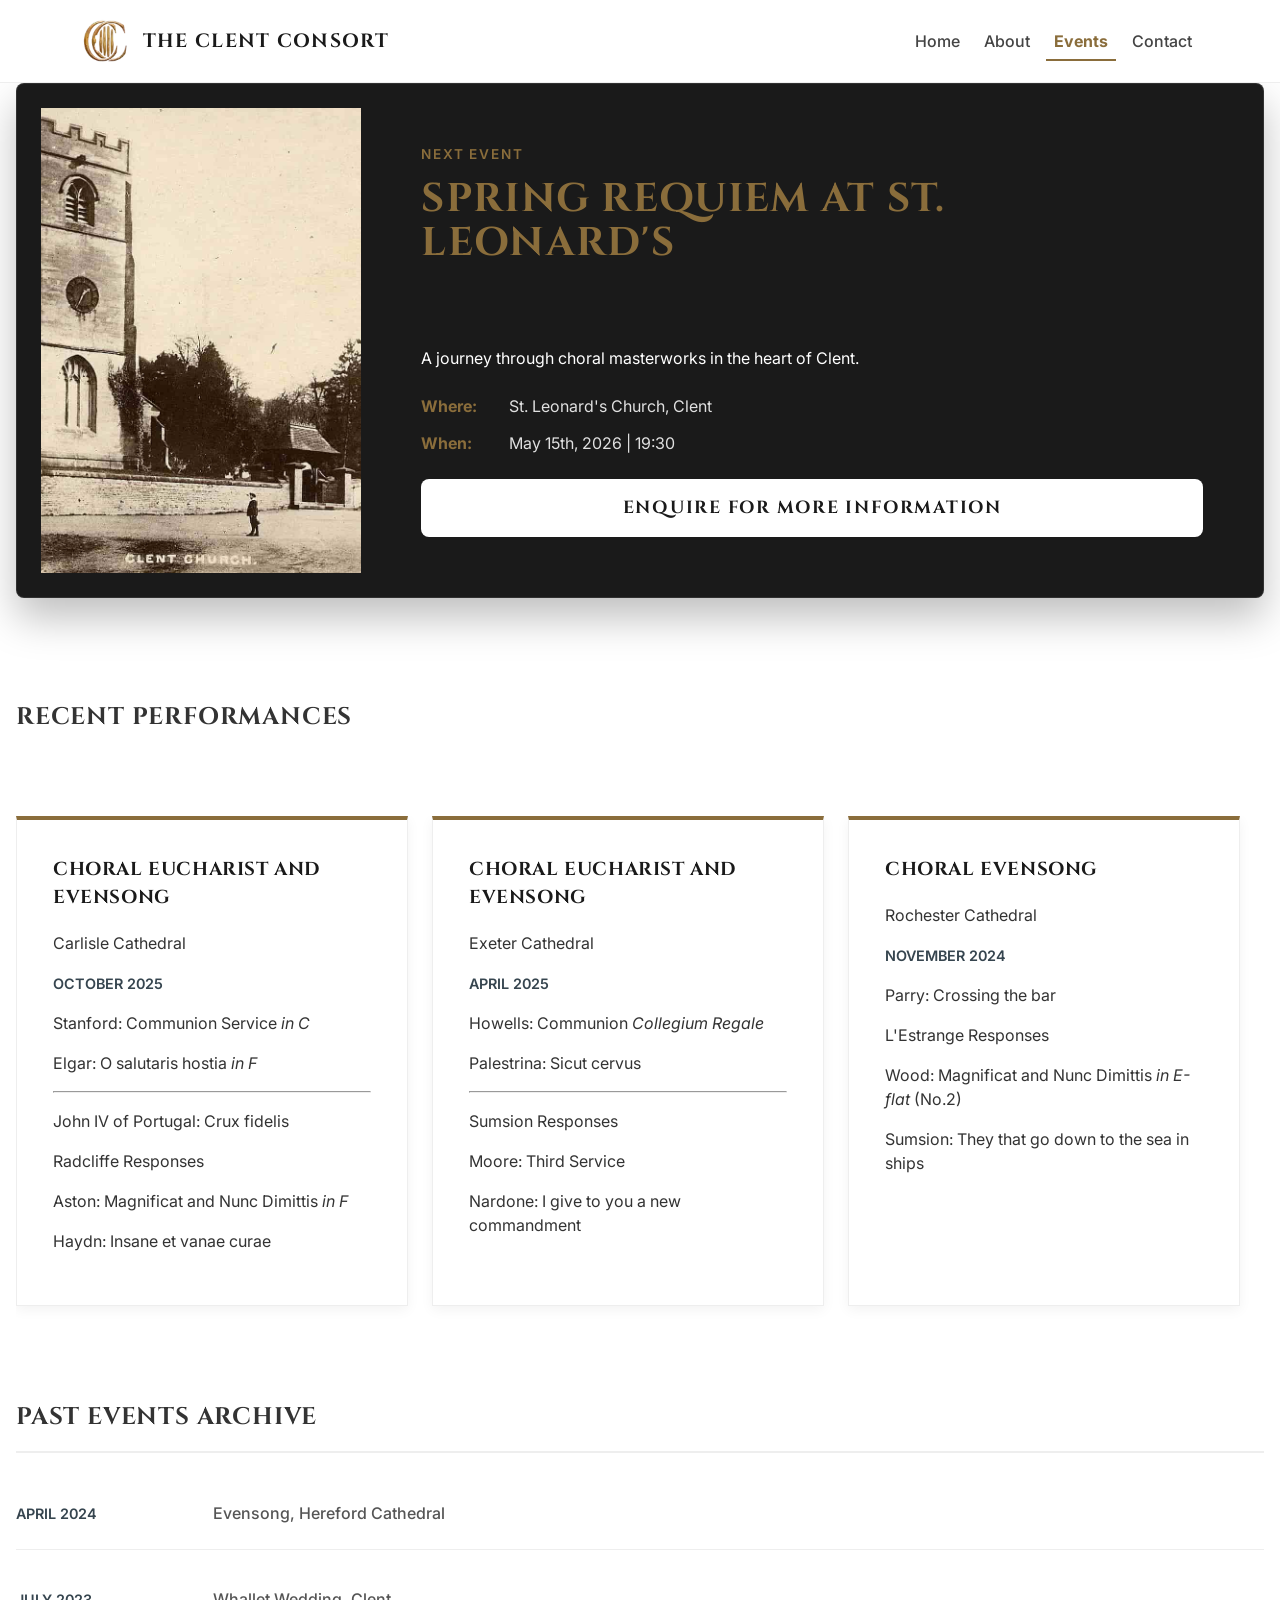
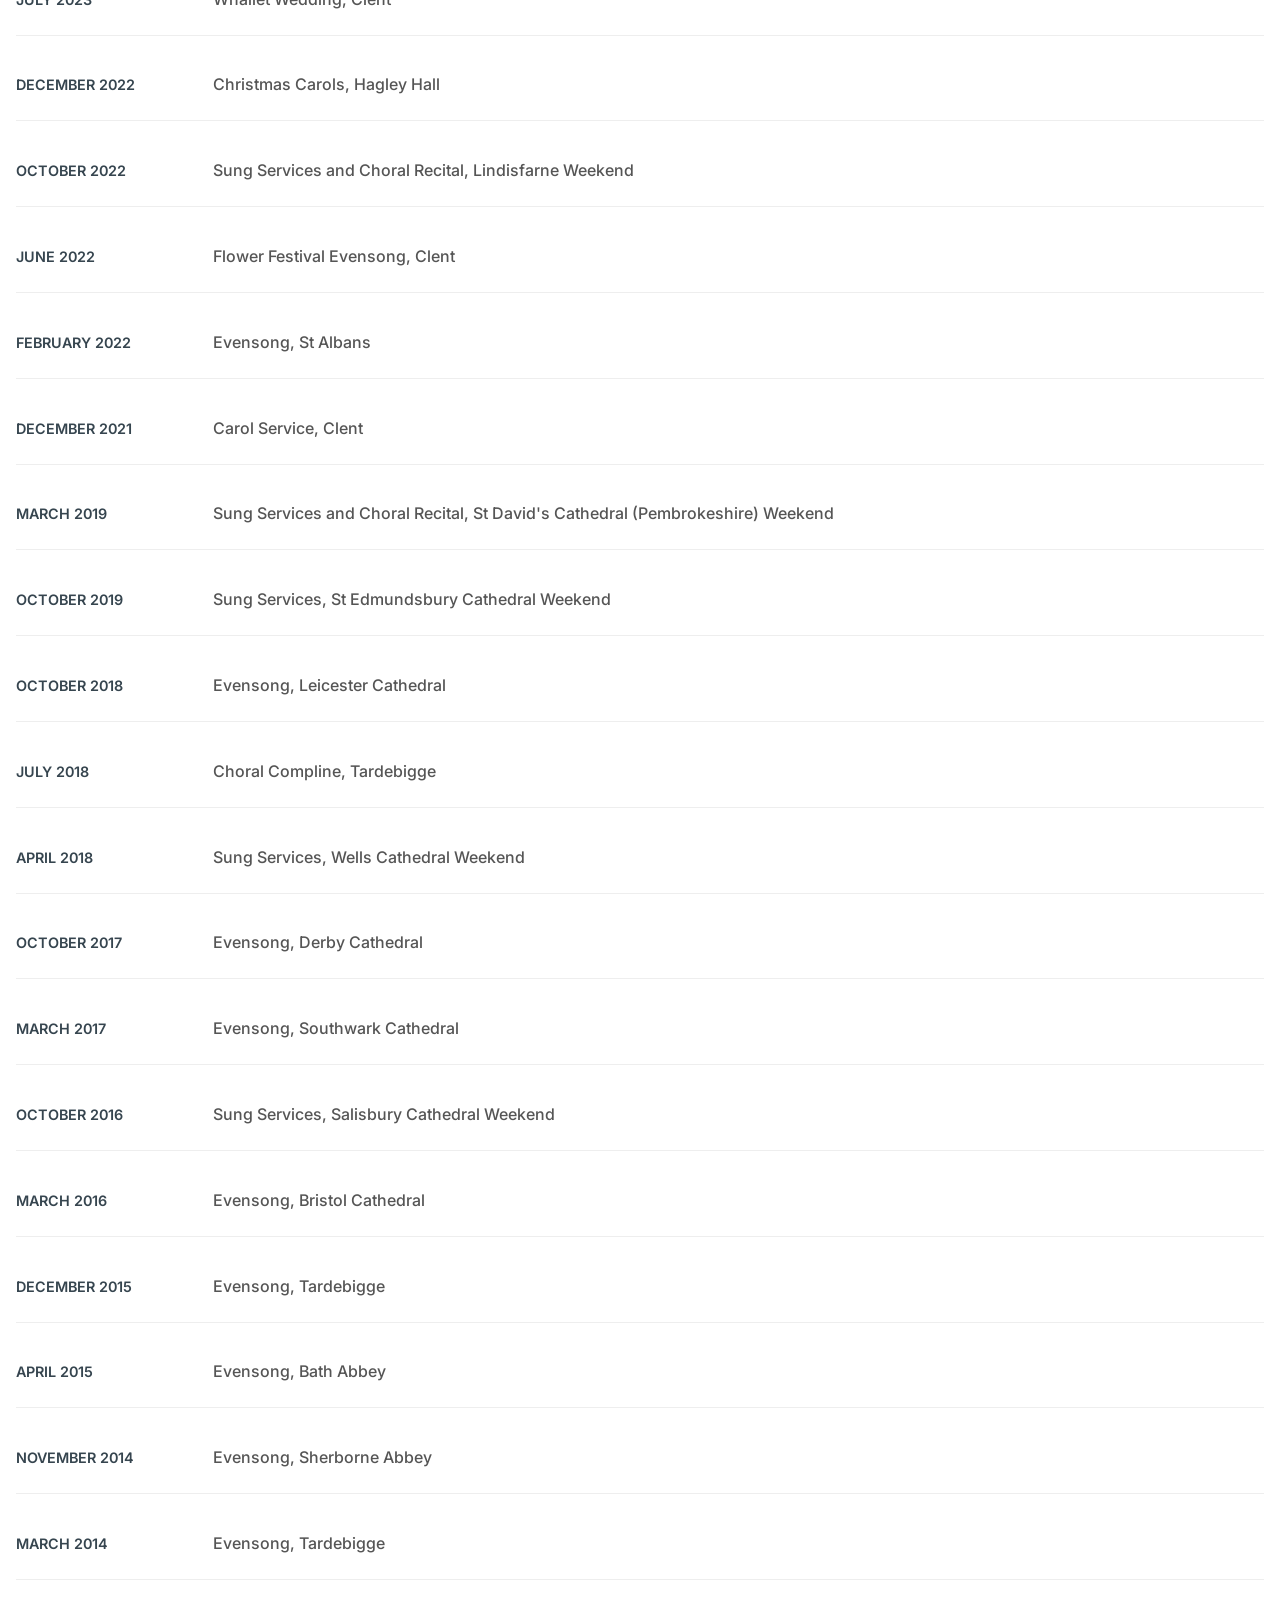
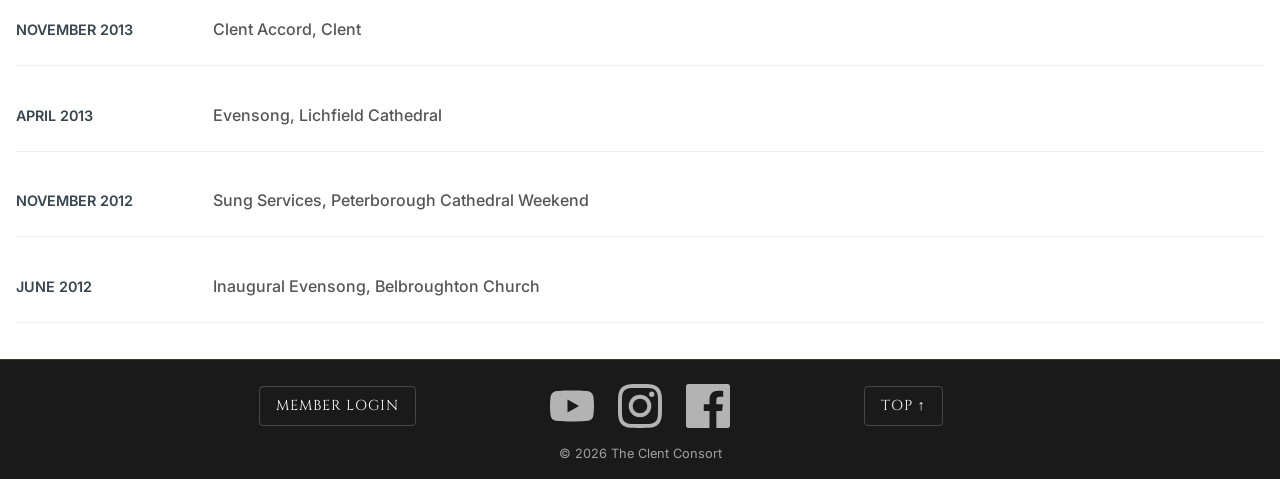
<file: events.html>
<!doctype html>
<html lang="en-GB">
  <head>
    <meta charset="UTF-8" />
    <meta name="viewport" content="width=device-width, initial-scale=1.0" />
    <meta
      name="description"
      content="Join The Clent Consort for upcoming choral performances and residencies in Britain's most beautiful historic cathedrals."
    />
    <title>Events - The Clent Consort</title>
    <!-- SEO & SOCIAL METADATA: Strategic event-based descriptions to optimize the site for local performance searches and social media preview engagement. -->
    <meta property="og:type" content="website" />
    <meta
      property="og:url"
      content="https://stockol.github.io/clent-consort-project-ms1/"
    />
    <meta property="og:title" content="The Clent Consort" />
    <meta
      property="og:description"
      content="Join The Clent Consort for upcoming choral performances and residencies in Britain's most beautiful historic cathedrals."
    />
    <meta
      property="og:image"
      content="https://stockol.github.io/clent-consort-project-ms1/assets/images/logo_share_preview.jpg"
    />

    <meta property="twitter:card" content="summary_large_image" />
    <meta property="twitter:title" content="The Clent Consort" />
    <meta
      property="twitter:description"
      content="Join The Clent Consort for upcoming choral performances and residencies in Britain's most beautiful historic cathedrals."
    />
    <meta
      property="twitter:image"
      content="https://stockol.github.io/clent-consort-project-ms1/assets/images/logo_share_preview.jpg"
    />
    <!-- ASSET OPTIMISATION: Standardising pre-fetch protocols for typography and design system assets to ensure rapid rendering of visual components. -->
    <!-- Favicon -->
    <link rel="icon" type="image/png" href="assets/images/favicon-clent.png" />
    <!-- Google Fonts -->
    <link rel="preconnect" href="https://fonts.googleapis.com" />
    <link rel="preconnect" href="https://fonts.gstatic.com" crossorigin />
    <link
      href="https://fonts.googleapis.com/css2?family=Cinzel:wght@400;700&family=Inter:wght@400;600&display=swap"
      rel="stylesheet"
    />
    <link rel="stylesheet" href="assets/css/style.css" />
  </head>
  <!-- Body with ID for anchor links -->
  <body id="top">
    <header class="site-header">
      <div class="l-center header-inner">
        <!-- Logo anchor -->
        <a href="index.html" class="logo-link">
          <img
            src="assets/images/clent-consort-logo.webp"
            alt="Logo"
            width="50"
            height="50"
          />
          <span class="brand-name">The Clent Consort</span>
        </a>
        <!-- Main Navigation -->
        <nav aria-label="Main Navigation">
          <ul>
            <li><a href="index.html">Home</a></li>
            <li><a href="about.html">About</a></li>
            <li><a href="events.html" aria-current="page">Events</a></li>
            <li><a href="contact.html">Contact</a></li>
          </ul>
        </nav>
      </div>
    </header>
    <main class="l-stack l-stack--large l-center">
      <!-- Featured Event top card with call to action -->
      <!-- FEATURED CONTENT ARCHITECTURE: Utilises a .l-sidebar primitive within a .box.invert card to prioritize the most immediate call-to-action (CTA) and upcoming performance details. -->

      <section class="featured-event">
        <div class="card box invert l-sidebar">
          <div class="event-image">
            <img
              src="assets/images/clent_church_postcard.jpg"
              alt="St Leonard's Church in clent"
            />
          </div>
          <div class="event-details l-stack">
            <span class="label">Next Event</span>
            <h1>Spring Requiem at St. Leonard's</h1>
            <p>A journey through choral masterworks in the heart of Clent.</p>
            <ul class="l-stack l-stack--small">
              <li class="location">
                <strong>Where:</strong> St. Leonard's Church, Clent
              </li>
              <li><strong>When:</strong> May 15th, 2026 | 19:30</li>
            </ul>
            <a href="contact.html" class="cta-button"
              >Enquire for More Information</a
            >
          </div>
        </div>
      </section>
      <!-- INTERACTIVE REEL COMPONENT: Implements the .l-reel primitive for a high-performance, horizontal scrolling experience. This uses CSS Scroll Snap to allow users to flick through detailed repertoires without full-page scrolls. -->
      <section class="recent-reel l-stack">
        <h2>Recent Performances</h2>
        <div class="l-reel">
          <div class="event-card box">
            <h3>Choral Eucharist and Evensong</h3>
            <p class="location">Carlisle Cathedral</p>
            <time datetime="2025-10">October 2025</time>
            <p>Stanford: Communion Service <em>in C</em></p>
            <p>Elgar: O salutaris hostia <em>in F</em></p>
            <hr />
            <p>John IV of Portugal: Crux fidelis</p>
            <p>Radcliffe Responses</p>
            <p>Aston: Magnificat and Nunc Dimittis <em>in F</em></p>
            <p>Haydn: Insane et vanae curae</p>
          </div>
          <div class="event-card box">
            <h3>Choral Eucharist and Evensong</h3>
            <p class="location">Exeter Cathedral</p>
            <time datetime="2025-04">April 2025</time>
            <p>Howells: Communion <em>Collegium Regale</em></p>
            <p>Palestrina: Sicut cervus</p>
            <hr />
            <p>Sumsion Responses</p>
            <p>Moore: Third Service</p>
            <p>Nardone: I give to you a new commandment</p>
          </div>
          <div class="event-card box">
            <h3>Choral Evensong</h3>
            <p class="location">Rochester Cathedral</p>
            <time datetime="2024-11">November 2024</time>
            <p>Parry: Crossing the bar</p>
            <p>L'Estrange Responses</p>
            <p>Wood: Magnificat and Nunc Dimittis <em>in E-flat</em> (No.2)</p>
            <p>Sumsion: They that go down to the sea in ships</p>
          </div>
        </div>
      </section>
      <!-- Event Archive / List of past events with simple descriptions -->
      <section class="event-archive l-stack l-stack--small">
        <!-- DATA ARCHITECTURE: A simplified .l-stack vertical list designed for archival longevity. Uses semantic <time> tags to provide machine-readable historical data for search engines. -->

        <h2>Past Events Archive</h2>
        <div class="archive-list l-stack">
          <div class="archive-item">
            <time datetime="2024-04">April 2024</time>
            <span class="location">Evensong, Hereford Cathedral</span>
          </div>
          <div class="archive-item">
            <time datetime="2023-07">July 2023</time>
            <span class="location">Whallet Wedding, Clent</span>
          </div>
          <div class="archive-item">
            <time datetime="2022-12">December 2022</time>
            <span class="location">Christmas Carols, Hagley Hall</span>
          </div>
          <div class="archive-item">
            <time datetime="2022-10">October 2022</time>
            <span class="location"
              >Sung Services and Choral Recital, Lindisfarne Weekend</span
            >
          </div>
          <div class="archive-item">
            <time datetime="2022-06">June 2022</time>
            <span class="location">Flower Festival Evensong, Clent</span>
          </div>
          <div class="archive-item">
            <time datetime="2022-02">February 2022</time>
            <span class="location">Evensong, St Albans</span>
          </div>
          <div class="archive-item">
            <time datetime="2021-12">December 2021</time>
            <span class="location">Carol Service, Clent</span>
          </div>
          <div class="archive-item">
            <time datetime="2019-03">March 2019</time>
            <span class="location"
              >Sung Services and Choral Recital, St David's Cathedral
              (Pembrokeshire) Weekend</span
            >
          </div>
          <div class="archive-item">
            <time datetime="2019-10">October 2019</time>
            <span class="location"
              >Sung Services, St Edmundsbury Cathedral Weekend</span
            >
          </div>
          <div class="archive-item">
            <time datetime="2018-10">October 2018</time>
            <span class="location">Evensong, Leicester Cathedral</span>
          </div>
          <div class="archive-item">
            <time datetime="2018-07">July 2018</time>
            <span class="location">Choral Compline, Tardebigge</span>
          </div>
          <div class="archive-item">
            <time datetime="2018-04">April 2018</time>
            <span class="location">Sung Services, Wells Cathedral Weekend</span>
          </div>
          <div class="archive-item">
            <time datetime="2017-10">October 2017</time>
            <span class="location">Evensong, Derby Cathedral</span>
          </div>
          <div class="archive-item">
            <time datetime="2017-03">March 2017</time>
            <span class="location">Evensong, Southwark Cathedral</span>
          </div>
          <div class="archive-item">
            <time datetime="2016-10">October 2016</time>
            <span class="location"
              >Sung Services, Salisbury Cathedral Weekend</span
            >
          </div>
          <div class="archive-item">
            <time datetime="2016-03">March 2016</time>
            <span class="location">Evensong, Bristol Cathedral</span>
          </div>
          <div class="archive-item">
            <time datetime="2015-12">December 2015</time>
            <span class="location">Evensong, Tardebigge</span>
          </div>
          <div class="archive-item">
            <time datetime="2015-04">April 2015</time>
            <span class="location">Evensong, Bath Abbey</span>
          </div>
          <div class="archive-item">
            <time datetime="2014-11">November 2014</time>
            <span class="location">Evensong, Sherborne Abbey</span>
          </div>
          <div class="archive-item">
            <time datetime="2014-03">March 2014</time>
            <span class="location">Evensong, Tardebigge</span>
          </div>
          <div class="archive-item">
            <time datetime="2013-11">November 2013</time>
            <span class="location">Clent Accord, Clent</span>
          </div>
          <div class="archive-item">
            <time datetime="2013-04">April 2013</time>
            <span class="location">Evensong, Lichfield Cathedral</span>
          </div>
          <div class="archive-item">
            <time datetime="2012-11">November 2012</time>
            <span class="location"
              >Sung Services, Peterborough Cathedral Weekend</span
            >
          </div>
          <div class="archive-item">
            <time datetime="2012-06">June 2012</time>
            <span class="location"
              >Inaugural Evensong, Belbroughton Church</span
            >
          </div>
        </div>
      </section>
    </main>
    <!-- GLOBAL FOOTER: Features a 3-column .footer-grid with mobile-first stacking logic and a #top skip-link for keyboard efficiency. -->
    <footer class="invert footer-slim">
      <div class="l-center">
        <div class="footer-grid">
          <div class="footer-col-left">
            <a href="login.html" class="footer-btn">Member Login</a>
          </div>

          <div class="footer-col-center">
            <div class="social-group">
              <a href="#" class="social-icon" aria-label="YouTube">
                <svg viewBox="0 0 24 24" fill="currentColor">
                  <path
                    d="M23.498 6.186a3.016 3.016 0 0 0-2.122-2.136C19.505 3.545 12 3.545 12 3.545s-7.505 0-9.377.505A3.017 3.017 0 0 0 .502 6.186C0 8.07 0 12 0 12s0 3.93.502 5.814a3.016 3.016 0 0 0 2.122 2.136c1.871.505 9.376.505 9.376.505s7.505 0 9.377-.505a3.015 3.015 0 0 0 2.122-2.136C24 15.93 24 12 24 12s0-3.93-.502-5.814zM9.545 15.568V8.432L15.818 12l-6.273 3.568z"
                  />
                </svg>
              </a>
              <a href="#" class="social-icon" aria-label="Instagram">
                <svg viewBox="0 0 24 24" fill="currentColor">
                  <path
                    d="M12 2.163c3.204 0 3.584.012 4.85.07 3.252.148 4.771 1.691 4.919 4.919.058 1.265.069 1.645.069 4.849 0 3.205-.012 3.584-.069 4.849-.149 3.225-1.664 4.771-4.919 4.919-1.266.058-1.644.07-4.85.07-3.204 0-3.584-.012-4.849-.07-3.26-.149-4.771-1.699-4.919-4.92-.058-1.265-.07-1.644-.07-4.849 0-3.204.013-3.583.07-4.849.149-3.227 1.664-4.771 4.919-4.919 1.266-.057 1.645-.069 4.849-.069zM12 0C8.741 0 8.333.014 7.053.072 2.695.272.273 2.69.073 7.052.014 8.333 0 8.741 0 12c0 3.259.014 3.668.072 4.948.2 4.358 2.618 6.78 6.98 6.981 1.281.058 1.689.072 4.948.072 3.259 0 3.668-.014 4.948-.072 4.354-.2 6.782-2.618 6.979-6.98.059-1.28.073-1.689.073-4.948 0-3.259-.014-3.667-.072-4.947-.196-4.354-2.617-6.78-6.979-6.98C15.668.014 15.259 0 12 0zm0 5.838a6.162 6.162 0 1 0 0 12.324 6.162 6.162 0 0 0 0-12.324zM12 16a4 4 0 1 1 0-8 4 4 0 0 1 0 8zm6.406-11.845a1.44 1.44 0 1 0 0 2.881 1.44 1.44 0 0 0 0-2.881z"
                  />
                </svg>
              </a>
              <a href="#" class="social-icon" aria-label="Facebook">
                <svg viewBox="0 0 24 24" fill="currentColor">
                  <path
                    d="M22.675 0H1.325C.593 0 0 .593 0 1.325v21.351C0 23.407.593 24 1.325 24H12.82v-9.294H9.692v-3.622h3.128V8.413c0-3.1 1.893-4.788 4.659-4.788 1.325 0 2.463.099 2.795.143v3.24l-1.918.001c-1.504 0-1.795.715-1.795 1.763v2.313h3.587l-.467 3.622h-3.12V24h6.116c.73 0 1.323-.593 1.323-1.325V1.325C24 .593 23.407 0 22.675 0z"
                  />
                </svg>
              </a>
            </div>
          </div>

          <div class="footer-col-right">
            <a href="#top" class="footer-btn">Top ↑</a>
          </div>
        </div>
        <p class="copyright">&copy; 2026 The Clent Consort</p>
      </div>
    </footer>
  </body>
</html>
</file>
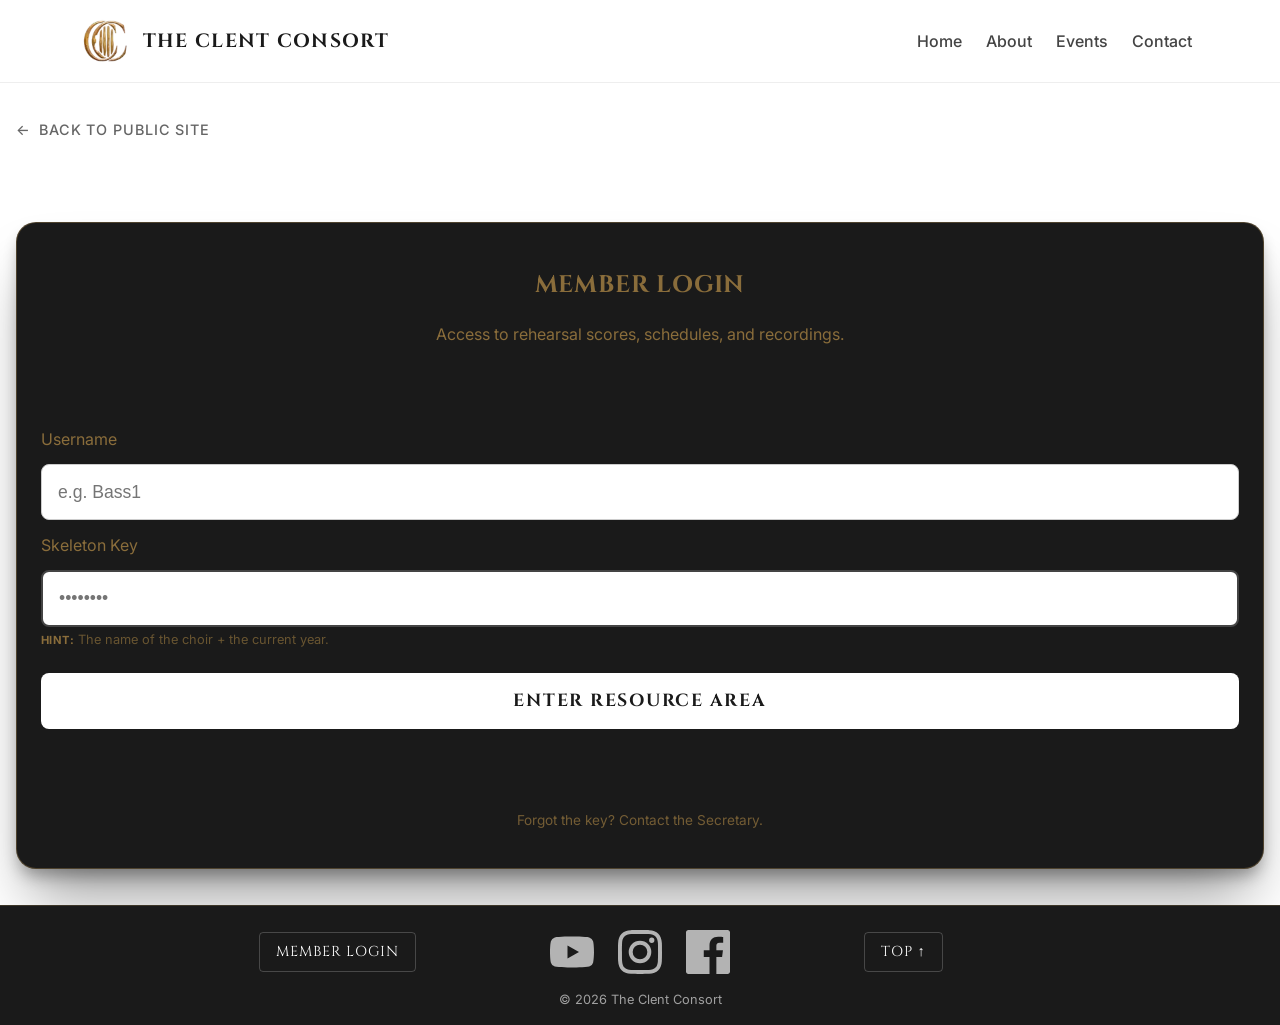
<file: login.html>
<!doctype html>
<html lang="en-GB">
  <head>
    <meta charset="UTF-8" />
    <meta name="viewport" content="width=device-width, initial-scale=1.0" />
    <meta
      name="description"
      content="Secure member access for The Clent Consort. Log in to view rehearsal schedules, download sheet music, and access project-specific resources."
    />
    <title>Member Login - The Clent Consort</title>
    <!-- SEO & SOCIAL METADATA: Strategic indexing exclusion logic (via meta description) ensures this utility page is framed correctly for search engines while providing clear intent for users. -->
    <meta property="og:type" content="website" />
    <meta
      property="og:url"
      content="https://stockol.github.io/clent-consort-project-ms1/"
    />
    <meta property="og:title" content="The Clent Consort" />
    <meta
      property="og:description"
      content="Secure member access for The Clent Consort. Log in to view rehearsal schedules, download sheet music, and access project-specific resources."
    />
    <meta
      property="og:image"
      content="https://stockol.github.io/clent-consort-project-ms1/assets/images/logo_share_preview.jpg"
    />

    <meta property="twitter:card" content="summary_large_image" />
    <meta property="twitter:title" content="The Clent Consort" />
    <meta
      property="twitter:description"
      content="Secure member access for The Clent Consort. Log in to view rehearsal schedules, download sheet music, and access project-specific resources."
    />
    <meta
      property="twitter:image"
      content="https://stockol.github.io/clent-consort-project-ms1/assets/images/logo_share_preview.jpg"
    />
    <!-- ASSET OPTIMISATION: Standardised pre-loading of branding and typographic assets to ensure a zero-latency transition from the public site to the secure portal. -->
    <!-- Favicon -->
    <link rel="icon" type="image/png" href="assets/images/favicon-clent.png" />
    <!-- Google Fonts -->
    <link rel="preconnect" href="https://fonts.googleapis.com" />
    <link rel="preconnect" href="https://fonts.gstatic.com" crossorigin />
    <link
      href="https://fonts.googleapis.com/css2?family=Cinzel:wght@400;700&family=Inter:wght@400;600&display=swap"
      rel="stylesheet"
    />
    <link rel="stylesheet" href="assets/css/style.css" />
  </head>
  <!-- Body with ID for back-to-top anchor link -->
  <body id="top">
    <header class="site-header">
      <div class="l-center header-inner">
        <!-- Logo anchor -->
        <a href="index.html" class="logo-link">
          <img
            src="assets/images/clent-consort-logo.webp"
            alt="Logo"
            width="50"
            height="50"
          />
          <span class="brand-name">The Clent Consort</span>
        </a>
        <!-- Main Navigation -->
        <nav aria-label="Main Navigation">
          <ul>
            <li><a href="index.html">Home</a></li>
            <li><a href="about.html">About</a></li>
            <li><a href="events.html">Events</a></li>
            <li><a href="contact.html">Contact</a></li>
          </ul>
        </nav>
      </div>
    </header>
    <main class="l-center">
      <div class="login-wrapper l-stack l-stack--large">
        <!-- USER FLOW: Dedicated .login-nav with a .back-link utility. This provides a clear 'escape hatch' back to the public domain, preventing user frustration during authentication. -->
        <nav class="login-nav">
          <a href="index.html" class="back-link">
            <span aria-hidden="true">&larr;</span> Back to Public Site
          </a>
        </nav>
        <!-- Member Login Form -->
        <!-- AUTHENTICATION UI: Combines .box.invert with .l-stack primitives. This creates a focused, high-contrast environment that minimises peripheral distractions during the login process. -->
        <section class="box invert l-stack">
          <div class="l-stack l-stack--small login-header">
            <h1>Member Login</h1>
            <p>Access to rehearsal scores, schedules, and recordings.</p>
          </div>

          <form action="members.html" method="GET" class="l-stack">
            <!-- PROTOTYPE LOGIC: Using GET method for client-side navigation within this static demonstration. -->
            <div class="form-group l-stack l-stack--small">
              <label for="user">Username</label>
              <input
                type="text"
                id="user"
                name="username"
                placeholder="e.g. Bass1"
                required
                autocomplete="username"
              />
            </div>
            <!-- DEFENSIVE UX: Implements pattern-matching on the password field to provide immediate client-side validation. Uses aria-describedby to link the input with its pedagogical 'hint' for screen-reader parity. -->
            <div class="form-group l-stack l-stack--small">
              <label for="pass">Skeleton Key</label>
              <input
                type="password"
                id="pass"
                name="password"
                pattern="Clent2026"
                placeholder="••••••••"
                required
                autocomplete="current-password"
                aria-describedby="pass-hint"
              />
              <p id="pass-hint" class="form-hint">
                <strong>Hint:</strong> The name of the choir + the current year.
              </p>
            </div>
            <!-- INCLUSIVE DESIGN: Form inputs are styled with minimum height requirements (min-height: 3.5rem) to ensure "Fat-Finger" compatibility on mobile devices and meet WCAG touch-target guidelines. -->
            <button type="submit" class="cta-button">
              Enter Resource Area
            </button>
          </form>

          <p class="login-footer-text">
            Forgot the key? Contact the Secretary.
          </p>
        </section>
      </div>
    </main>
    <!-- GLOBAL FOOTER: Features a 3-column .footer-grid with mobile-first stacking logic and a #top skip-link for keyboard efficiency. -->
    <footer class="invert footer-slim">
      <div class="l-center">
        <div class="footer-grid">
          <div class="footer-col-left">
            <a href="login.html" class="footer-btn">Member Login</a>
          </div>

          <div class="footer-col-center">
            <div class="social-group">
              <a href="#" class="social-icon" aria-label="YouTube">
                <svg viewBox="0 0 24 24" fill="currentColor">
                  <path
                    d="M23.498 6.186a3.016 3.016 0 0 0-2.122-2.136C19.505 3.545 12 3.545 12 3.545s-7.505 0-9.377.505A3.017 3.017 0 0 0 .502 6.186C0 8.07 0 12 0 12s0 3.93.502 5.814a3.016 3.016 0 0 0 2.122 2.136c1.871.505 9.376.505 9.376.505s7.505 0 9.377-.505a3.015 3.015 0 0 0 2.122-2.136C24 15.93 24 12 24 12s0-3.93-.502-5.814zM9.545 15.568V8.432L15.818 12l-6.273 3.568z"
                  />
                </svg>
              </a>
              <a href="#" class="social-icon" aria-label="Instagram">
                <svg viewBox="0 0 24 24" fill="currentColor">
                  <path
                    d="M12 2.163c3.204 0 3.584.012 4.85.07 3.252.148 4.771 1.691 4.919 4.919.058 1.265.069 1.645.069 4.849 0 3.205-.012 3.584-.069 4.849-.149 3.225-1.664 4.771-4.919 4.919-1.266.058-1.644.07-4.85.07-3.204 0-3.584-.012-4.849-.07-3.26-.149-4.771-1.699-4.919-4.92-.058-1.265-.07-1.644-.07-4.849 0-3.204.013-3.583.07-4.849.149-3.227 1.664-4.771 4.919-4.919 1.266-.057 1.645-.069 4.849-.069zM12 0C8.741 0 8.333.014 7.053.072 2.695.272.273 2.69.073 7.052.014 8.333 0 8.741 0 12c0 3.259.014 3.668.072 4.948.2 4.358 2.618 6.78 6.98 6.981 1.281.058 1.689.072 4.948.072 3.259 0 3.668-.014 4.948-.072 4.354-.2 6.782-2.618 6.979-6.98.059-1.28.073-1.689.073-4.948 0-3.259-.014-3.667-.072-4.947-.196-4.354-2.617-6.78-6.979-6.98C15.668.014 15.259 0 12 0zm0 5.838a6.162 6.162 0 1 0 0 12.324 6.162 6.162 0 0 0 0-12.324zM12 16a4 4 0 1 1 0-8 4 4 0 0 1 0 8zm6.406-11.845a1.44 1.44 0 1 0 0 2.881 1.44 1.44 0 0 0 0-2.881z"
                  />
                </svg>
              </a>
              <a href="#" class="social-icon" aria-label="Facebook">
                <svg viewBox="0 0 24 24" fill="currentColor">
                  <path
                    d="M22.675 0H1.325C.593 0 0 .593 0 1.325v21.351C0 23.407.593 24 1.325 24H12.82v-9.294H9.692v-3.622h3.128V8.413c0-3.1 1.893-4.788 4.659-4.788 1.325 0 2.463.099 2.795.143v3.24l-1.918.001c-1.504 0-1.795.715-1.795 1.763v2.313h3.587l-.467 3.622h-3.12V24h6.116c.73 0 1.323-.593 1.323-1.325V1.325C24 .593 23.407 0 22.675 0z"
                  />
                </svg>
              </a>
            </div>
          </div>

          <div class="footer-col-right">
            <a href="#top" class="footer-btn">Top ↑</a>
          </div>
        </div>
        <p class="copyright">&copy; 2026 The Clent Consort</p>
      </div>
    </footer>
  </body>
</html>
</file>
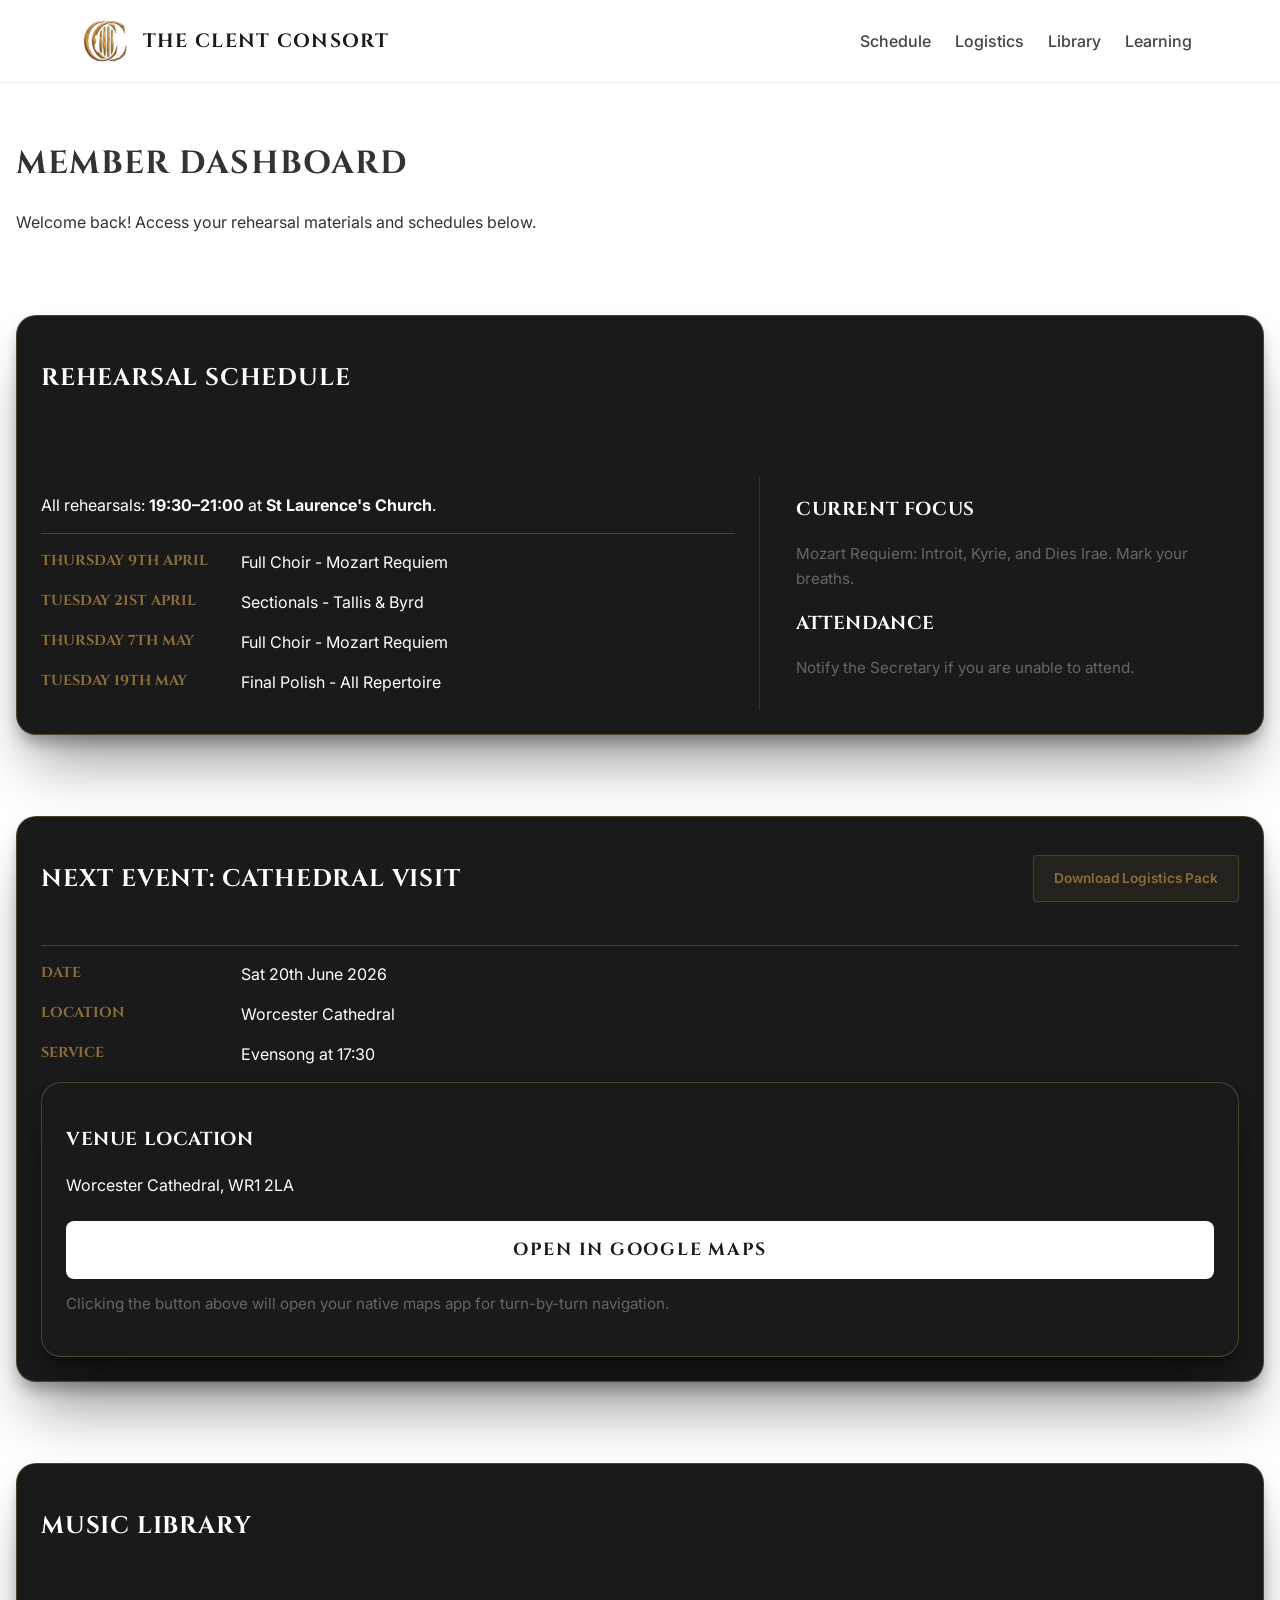
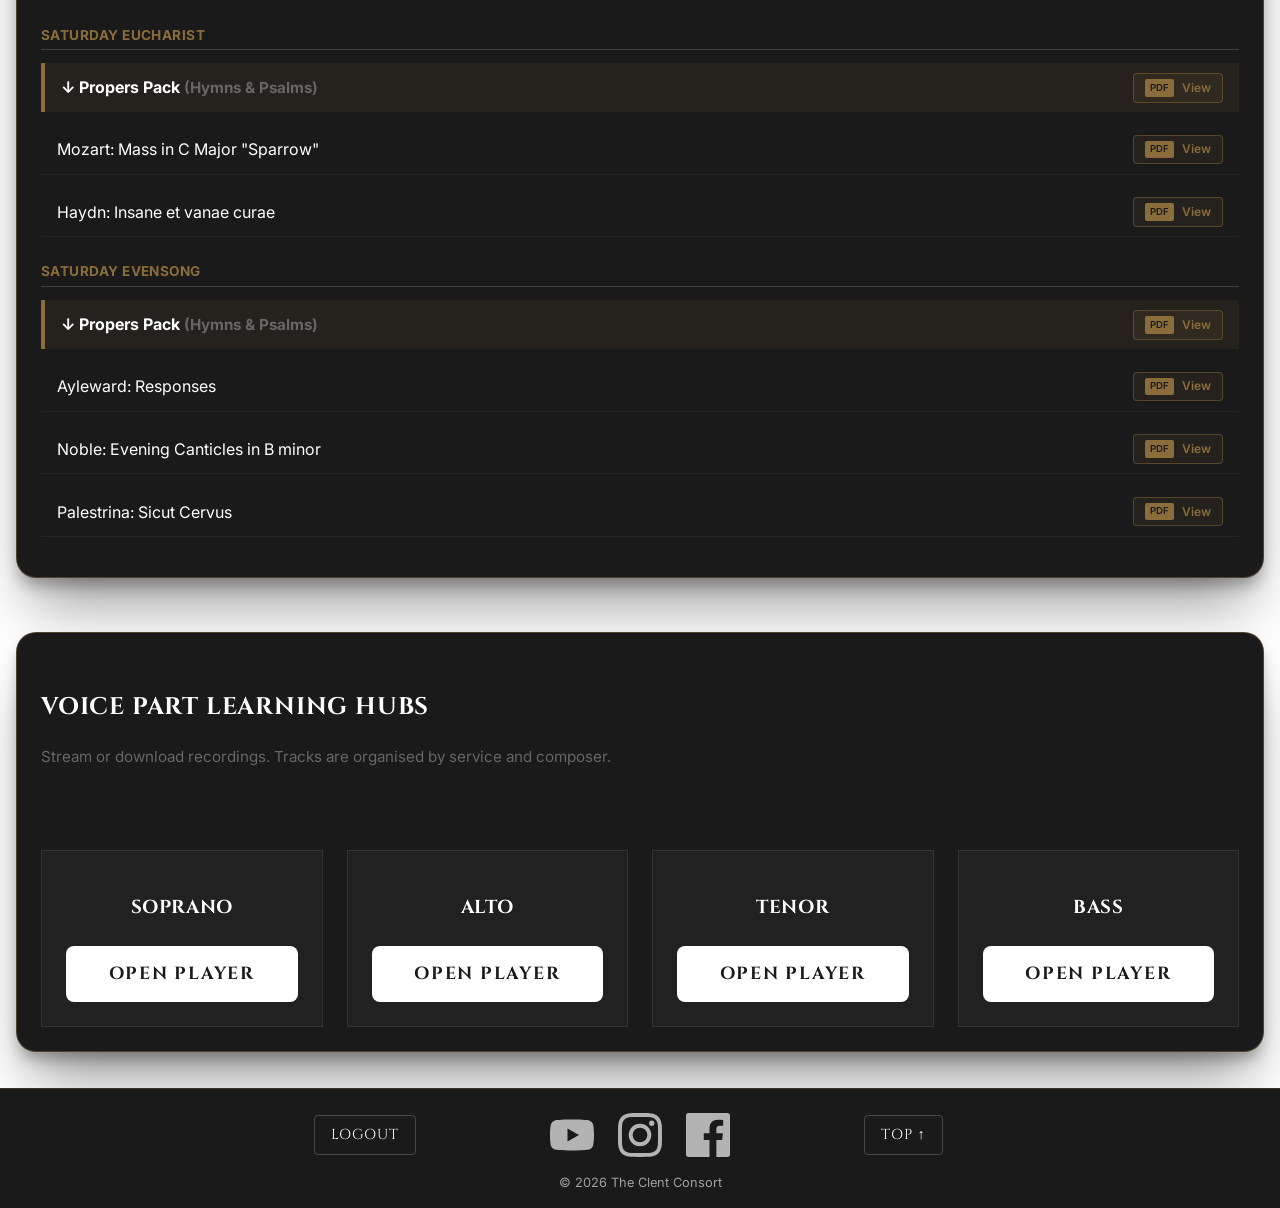
<file: members.html>
<!doctype html>
<html lang="en-GB">
  <head>
    <meta charset="UTF-8" />
    <meta name="viewport" content="width=device-width, initial-scale=1.0" />
    <meta
      name="description"
      content="The Clent Consort Member Area. Access your personalised choral resources, project foundations, and upcoming residency details in one central portal."
    />
    <title>Member Dashboard - The Clent Consort</title>
    <!-- SEO & SOCIAL METADATA: Strategic tagging for a private portal context. While indexable, the metadata is tailored to provide a professional, utility-focused preview for members accessing the hub via mobile devices. -->
    <meta property="og:type" content="website" />
    <meta
      property="og:url"
      content="https://stockol.github.io/clent-consort-project-ms1/"
    />
    <meta property="og:title" content="The Clent Consort" />
    <meta
      property="og:description"
      content="The Clent Consort Member Area. Access your personalised choral resources, project foundations, and upcoming residency details in one central portal."
    />
    <meta
      property="og:image"
      content="https://stockol.github.io/clent-consort-project-ms1/assets/images/logo_share_preview.jpg"
    />

    <meta property="twitter:card" content="summary_large_image" />
    <meta property="twitter:title" content="The Clent Consort" />
    <meta
      property="twitter:description"
      content="The Clent Consort Member Area. Access your personalised choral resources, project foundations, and upcoming residency details in one central portal."
    />
    <meta
      property="twitter:image"
      content="https://stockol.github.io/clent-consort-project-ms1/assets/images/logo_share_preview.jpg"
    />
    <!-- Favicon -->
    <link rel="icon" type="image/png" href="assets/images/favicon-clent.png" />
    <!-- Google Fonts -->
    <link rel="preconnect" href="https://fonts.googleapis.com" />
    <link rel="preconnect" href="https://fonts.gstatic.com" crossorigin />
    <link
      href="https://fonts.googleapis.com/css2?family=Cinzel:wght@400;700&family=Inter:wght@400;600&display=swap"
      rel="stylesheet"
    />
    <link rel="stylesheet" href="assets/css/style.css" />
  </head>
  <!-- Body with ID for back-to-top anchor link and unique member dashboard -->
  <body id="top" class="dashboard-page">
    <header class="site-header">
      <div class="l-center header-inner">
        <a href="index.html" class="logo-link">
          <img
            src="assets/images/clent-consort-logo.webp"
            alt="Logo"
            width="50"
            height="50"
          />
          <span class="brand-name">The Clent Consort</span>
        </a>
        <!-- NAVIGATIONAL LANDMARKS: Uses a specialised .nav-list--dashboard variant. This allows for clear internal anchor-link navigation, essential for a dense, resource-heavy single-page dashboard layout. -->
        <nav aria-label="Main Navigation">
          <ul class="nav-list nav-list-dashboard">
            <li><a href="#schedule" class="nav-link">Schedule</a></li>
            <li><a href="#logistics" class="nav-link">Logistics</a></li>
            <li><a href="#library" class="nav-link">Library</a></li>
            <li><a href="#hub" class="nav-link">Learning</a></li>
          </ul>
        </nav>
      </div>
    </header>
    <!-- Member Dashboard Content -->
    <main class="l-center">
      <div class="l-stack l-stack--large login-wrapper">
        <header class="l-stack l-stack--small">
          <h1>Member Dashboard</h1>
          <p>
            Welcome back! Access your rehearsal materials and schedules below.
          </p>
        </header>
        <!-- Rehearsal Schedule Section -->
        <section class="box invert l-stack" id="schedule">
          <h2>Rehearsal Schedule</h2>
          <!-- SIDEBAR COMPOSITION: Implements the .l-sidebar primitive to manage the relationship between primary tabular data (the schedule) and seasonal metadata (aside). This ensures a balanced visual weight on wide screens while stacking logically on mobile. -->
          <div class="l-sidebar dashboard-sidebar">
            <div class="l-stack l-stack--small">
              <p>
                All rehearsals: <strong>19:30–21:00</strong> at
                <strong>St Laurence's Church</strong>.
              </p>
              <dl class="schedule-list">
                <div>
                  <dt>Thursday 9th April</dt>
                  <dd>Full Choir - Mozart Requiem</dd>
                </div>
                <div>
                  <dt>Tuesday 21st April</dt>
                  <dd>Sectionals - Tallis & Byrd</dd>
                </div>
                <div>
                  <dt>Thursday 7th May</dt>
                  <dd>Full Choir - Mozart Requiem</dd>
                </div>
                <div>
                  <dt>Tuesday 19th May</dt>
                  <dd>Final Polish - All Repertoire</dd>
                </div>
              </dl>
            </div>
            <!-- Schedule Metadata -->
            <aside class="schedule-meta l-stack l-stack--small">
              <div class="meta-block">
                <h3>Current Focus</h3>
                <p class="u-muted">
                  Mozart Requiem: Introit, Kyrie, and Dies Irae. Mark your
                  breaths.
                </p>
              </div>
              <div class="meta-block">
                <h3>Attendance</h3>
                <p class="u-muted">
                  Notify the Secretary if you are unable to attend.
                </p>
              </div>
            </aside>
          </div>
        </section>
        <!-- Logistics Section with Event Details and link -->
        <article class="box invert l-stack" id="logistics">
          <div class="l-stack l-stack--small">
            <header class="logistics-card-header">
              <h2>Next Event: Cathedral Visit</h2>
              <a
                href="assets/members/clent_consort_logistics.pdf"
                class="file-link file-link--large"
                target="_blank"
                rel="noopener noreferrer"
              >
                Download Logistics Pack
              </a>
            </header>
            <dl class="schedule-list">
              <div>
                <dt>Date</dt>
                <dd>Sat 20th June 2026</dd>
              </div>
              <div>
                <dt>Location</dt>
                <dd>Worcester Cathedral</dd>
              </div>
              <div>
                <dt>Service</dt>
                <dd>Evensong at 17:30</dd>
              </div>
            </dl>
            <!-- Venue Location with Google Maps Link to external maps -->
            <div class="box invert l-stack">
              <h3>Venue Location</h3>
              <p>Worcester Cathedral, WR1 2LA</p>
              <!-- UX ACCESSIBILITY: Rather than an embedded iframe which can cause performance lag (Layout Shift), this section uses a deliberate CTA button to trigger native mapping applications via secure rel="noopener" protocols. -->
              <a
                href="https://www.google.com/maps/place/Worcester+Cathedral/@52.188895,-2.2232577,17z/data=!3m1!4b1!4m6!3m5!1s0x4870f08d07fc8575:0xcdbfd8f27272572a!8m2!3d52.188895!4d-2.2206828!16zL20vMGpyaF8?entry=ttu&g_ep=EgoyMDI2MDQwOC4wIKXMDSoASAFQAw%3D%3D"
                target="_blank"
                rel="noopener noreferrer"
                class="cta-button"
              >
                Open in Google Maps
              </a>
              <p class="u-muted">
                Clicking the button above will open your native maps app for
                turn-by-turn navigation.
              </p>
            </div>
          </div>
        </article>
        <!-- Music Library Section with Downloadable Scores -->
        <article class="box invert l-stack" id="library">
          <h2>Music Library</h2>
          <div class="l-stack l-stack--large">
            <!-- CONTENT MODULARITY: Utilizes a repeatable service module pattern. Each .music-item is designed with flexible span-based labels to ensure consistent alignment regardless of title length. -->
            <section class="l-stack l-stack--small">
              <h3 class="service-title">Saturday Eucharist</h3>
              <ul class="music-list l-stack l-stack--small">
                <li class="featured-download">
                  <a
                    href="assets/members/clent_consort_hymns_and_psalms_placeholder.pdf"
                    class="music-row-link"
                    target="_blank"
                    rel="noopener noreferrer"
                  >
                    <span
                      ><strong>↓ Propers Pack</strong>
                      <span class="u-muted">(Hymns & Psalms)</span></span
                    >
                    <span class="file-indicator">View</span>
                  </a>
                </li>
                <li class="music-item">
                  <a
                    href="assets/members/mozart_spatzenmesse.pdf"
                    class="music-row-link"
                    target="_blank"
                    rel="noopener noreferrer"
                  >
                    <span class="music-title"
                      >Mozart: Mass in C Major "Sparrow"</span
                    >
                    <span class="file-indicator">View</span>
                  </a>
                </li>
                <li class="music-item">
                  <a
                    href="assets/members/haydn_Insanae_et_vanae_curae.pdf"
                    class="music-row-link"
                    target="_blank"
                    rel="noopener noreferrer"
                  >
                    <span class="music-title"
                      >Haydn: Insane et vanae curae</span
                    >
                    <span class="file-indicator">View</span>
                  </a>
                </li>
              </ul>
            </section>
            <!-- End of copyable service module -->
            <section class="l-stack l-stack--small">
              <h3 class="service-title">Saturday Evensong</h3>
              <ul class="music-list l-stack l-stack--small">
                <li class="featured-download">
                  <a
                    href="assets/members/clent_consort_hymns_and_psalms_placeholder.pdf"
                    class="music-row-link"
                    target="_blank"
                    rel="noopener noreferrer"
                  >
                    <span
                      ><strong>↓ Propers Pack</strong>
                      <span class="u-muted">(Hymns & Psalms)</span></span
                    >
                    <span class="file-indicator">View</span>
                  </a>
                </li>
                <li class="music-item">
                  <a
                    href="assets/members/ayleward_responses.pdf"
                    class="music-row-link"
                    target="_blank"
                    rel="noopener noreferrer"
                  >
                    <span class="music-title">Ayleward: Responses</span>
                    <span class="file-indicator">View</span>
                  </a>
                </li>
                <li class="music-item">
                  <a
                    href="assets/members/noble_in_b_minor.pdf"
                    class="music-row-link"
                    target="_blank"
                    rel="noopener noreferrer"
                  >
                    <span class="music-title"
                      >Noble: Evening Canticles in B minor</span
                    >
                    <span class="file-indicator">View</span>
                  </a>
                </li>
                <li class="music-item">
                  <a
                    href="assets/members/palestrina_sicut_cervus.pdf"
                    class="music-row-link"
                    target="_blank"
                    rel="noopener noreferrer"
                  >
                    <span class="music-title">Palestrina: Sicut Cervus</span>
                    <span class="file-indicator">View</span>
                  </a>
                </li>
              </ul>
            </section>
          </div>
        </article>
        <!-- Voice Part Learning Hubs Links for streamlined access -->
        <section class="box invert l-stack tracks-section" id="hub">
          <div class="l-stack l-stack--small">
            <h2>Voice Part Learning Hubs</h2>
            <p class="u-measure u-muted">
              Stream or download recordings. Tracks are organised by service and
              composer.
            </p>
          </div>
          <!-- ALGORITHMIC LAYOUT: Employs the .l-switcher primitive for the voice-part learning cards. This ensures a 4-column grid on desktop that automatically transitions to a 2-column or 1-column stack based on available viewport width, without the need for manual media queries. -->
          <div class="l-switcher voice-hub-switcher">
            <div class="voice-card l-stack l-stack--small">
              <h3>Soprano</h3>
              <a
                href="soprano_hub.html"
                class="cta-button"
                target="_blank"
                rel="noopener noreferrer"
                >Open Player</a
              >
            </div>
            <div class="voice-card l-stack l-stack--small">
              <h3>Alto</h3>
              <a
                href="alto_hub.html"
                class="cta-button"
                target="_blank"
                rel="noopener noreferrer"
                >Open Player</a
              >
            </div>
            <div class="voice-card l-stack l-stack--small">
              <h3>Tenor</h3>
              <a
                href="tenor_hub.html"
                class="cta-button"
                target="_blank"
                rel="noopener noreferrer"
                >Open Player</a
              >
            </div>
            <div class="voice-card l-stack l-stack--small">
              <h3>Bass</h3>
              <a
                href="bass_hub.html"
                class="cta-button"
                target="_blank"
                rel="noopener noreferrer"
                >Open Player</a
              >
            </div>
          </div>
        </section>
      </div>
    </main>
    <!-- GLOBAL FOOTER: Features a 3-column .footer-grid with mobile-first stacking logic and a #top skip-link for keyboard efficiency. -->
    <footer class="invert footer-slim">
      <div class="l-center">
        <div class="footer-grid">
          <div class="footer-col-left">
            <!-- Members Logout Link -->
            <a href="login.html" class="footer-btn">Logout</a>
          </div>

          <div class="footer-col-center">
            <div class="social-group">
              <a href="#" class="social-icon" aria-label="YouTube">
                <svg viewBox="0 0 24 24" fill="currentColor">
                  <path
                    d="M23.498 6.186a3.016 3.016 0 0 0-2.122-2.136C19.505 3.545 12 3.545 12 3.545s-7.505 0-9.377.505A3.017 3.017 0 0 0 .502 6.186C0 8.07 0 12 0 12s0 3.93.502 5.814a3.016 3.016 0 0 0 2.122 2.136c1.871.505 9.376.505 9.376.505s7.505 0 9.377-.505a3.015 3.015 0 0 0 2.122-2.136C24 15.93 24 12 24 12s0-3.93-.502-5.814zM9.545 15.568V8.432L15.818 12l-6.273 3.568z"
                  />
                </svg>
              </a>
              <a href="#" class="social-icon" aria-label="Instagram">
                <svg viewBox="0 0 24 24" fill="currentColor">
                  <path
                    d="M12 2.163c3.204 0 3.584.012 4.85.07 3.252.148 4.771 1.691 4.919 4.919.058 1.265.069 1.645.069 4.849 0 3.205-.012 3.584-.069 4.849-.149 3.225-1.664 4.771-4.919 4.919-1.266.058-1.644.07-4.85.07-3.204 0-3.584-.012-4.849-.07-3.26-.149-4.771-1.699-4.919-4.92-.058-1.265-.07-1.644-.07-4.849 0-3.204.013-3.583.07-4.849.149-3.227 1.664-4.771 4.919-4.919 1.266-.057 1.645-.069 4.849-.069zM12 0C8.741 0 8.333.014 7.053.072 2.695.272.273 2.69.073 7.052.014 8.333 0 8.741 0 12c0 3.259.014 3.668.072 4.948.2 4.358 2.618 6.78 6.98 6.981 1.281.058 1.689.072 4.948.072 3.259 0 3.668-.014 4.948-.072 4.354-.2 6.782-2.618 6.979-6.98.059-1.28.073-1.689.073-4.948 0-3.259-.014-3.667-.072-4.947-.196-4.354-2.617-6.78-6.979-6.98C15.668.014 15.259 0 12 0zm0 5.838a6.162 6.162 0 1 0 0 12.324 6.162 6.162 0 0 0 0-12.324zM12 16a4 4 0 1 1 0-8 4 4 0 0 1 0 8zm6.406-11.845a1.44 1.44 0 1 0 0 2.881 1.44 1.44 0 0 0 0-2.881z"
                  />
                </svg>
              </a>
              <a href="#" class="social-icon" aria-label="Facebook">
                <svg viewBox="0 0 24 24" fill="currentColor">
                  <path
                    d="M22.675 0H1.325C.593 0 0 .593 0 1.325v21.351C0 23.407.593 24 1.325 24H12.82v-9.294H9.692v-3.622h3.128V8.413c0-3.1 1.893-4.788 4.659-4.788 1.325 0 2.463.099 2.795.143v3.24l-1.918.001c-1.504 0-1.795.715-1.795 1.763v2.313h3.587l-.467 3.622h-3.12V24h6.116c.73 0 1.323-.593 1.323-1.325V1.325C24 .593 23.407 0 22.675 0z"
                  />
                </svg>
              </a>
            </div>
          </div>

          <div class="footer-col-right">
            <a href="#top" class="footer-btn">Top ↑</a>
          </div>
        </div>
        <p class="copyright">&copy; 2026 The Clent Consort</p>
      </div>
    </footer>
  </body>
</html>
</file>
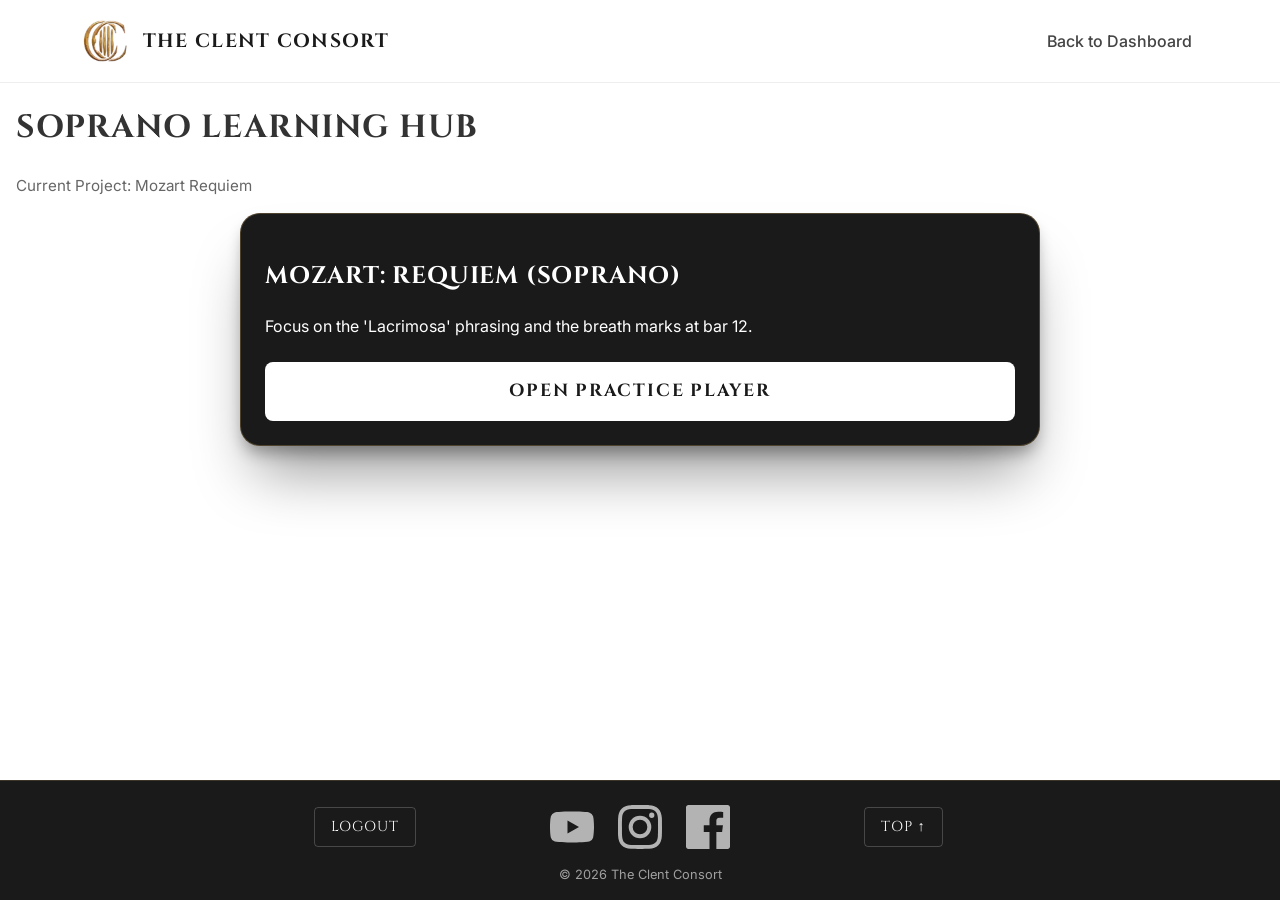
<file: soprano_hub.html>
<!doctype html>
<html lang="en-GB">
  <head>
    <meta charset="UTF-8" />
    <meta name="viewport" content="width=device-width, initial-scale=1.0" />
    <meta
      name="description"
      content="Soprano Learning Hub for The Clent Consort members."
    />
    <title>Member Dashboard - The Clent Consort</title>
    <!-- SEO & SOCIAL METADATA: Optimised for OpenGraph/Twitter protocols to ensure professional link previews and search indexing. -->
    <meta property="og:type" content="website" />
    <meta
      property="og:url"
      content="https://stockol.github.io/clent-consort-project-ms1/"
    />
    <meta property="og:title" content="The Clent Consort" />
    <meta
      property="og:description"
      content="Soprano Learning Hub for The Clent Consort members."
    />
    <meta
      property="og:image"
      content="https://stockol.github.io/clent-consort-project-ms1/assets/images/logo_share_preview.jpg"
    />

    <meta property="twitter:card" content="summary_large_image" />
    <meta property="twitter:title" content="The Clent Consort" />
    <meta
      property="twitter:description"
      content="Soprano Learning Hub for The Clent Consort members."
    />
    <meta
      property="twitter:image"
      content="https://stockol.github.io/clent-consort-project-ms1/assets/images/logo_share_preview.jpg"
    />
    <!-- ASSET OPTIMISATION: Pre-connecting to external origins to minimise First Contentful Paint (FCP) and network latency. -->
    <link rel="icon" type="image/png" href="assets/images/favicon-clent.png" />
    <link rel="preconnect" href="https://fonts.googleapis.com" />
    <link rel="preconnect" href="https://fonts.gstatic.com" crossorigin />
    <link
      href="https://fonts.googleapis.com/css2?family=Cinzel:wght@400;700&family=Inter:wght@400;600&display=swap"
      rel="stylesheet"
    />
    <link rel="stylesheet" href="assets/css/style.css" />
  </head>
  <body id="top">
    <!-- SITE HEADER: Implements .site-header for sticky positioning and .l-center for consistent horizontal containment. -->
    <header class="site-header">
      <div class="l-center header-inner">
        <a href="index.html" class="logo-link">
          <img
            src="assets/images/clent-consort-logo.webp"
            alt="Logo"
            width="50"
            height="50"
          />
          <span class="brand-name">The Clent Consort</span>
        </a>
        <nav aria-label="Main Navigation">
          <ul class="nav-list nav-list--dashboard">
            <li>
              <a href="members.html" class="nav-link">Back to Dashboard</a>
            </li>
          </ul>
        </nav>
      </div>
    </header>
    <main class="l-center">
      <!-- Soprano Learning Hub Content -->
      <!-- CONTENT ARCHITECTURE: Utilises the .l-stack primitive to manage macro-spacing and vertical rhythm between sections. -->
      <div class="l-stack l-stack--large">
        <header>
          <h1>Soprano Learning Hub</h1>
          <p class="u-muted">Current Project: Mozart Requiem</p>
        </header>
        <!-- Video Content -->
        <!-- COMPONENT: .box.invert creates a high-contrast 'well' for focus, utilising solid background codes for WCAG 2.1 AA compliance. -->
        <div class="video-wrapper box invert l-stack l-stack--small">
          <div class="l-stack l-stack--small">
            <h2>Mozart: Requiem (Soprano)</h2>
            <p>
              Focus on the 'Lacrimosa' phrasing and the breath marks at bar 12.
            </p>
          </div>

          <details class="video-accordion" name="mozart-soprano">
            <summary class="cta-button">Open Practice Player</summary>
            <!-- Video Player -->
            <!-- PROGRESSIVE DISCLOSURE: Using HTML5 details to defer iframe loading; this optimises performance by reducing initial page weight. -->
            <div class="video-responsive u-margin-top">
              <iframe
                class="external-embed"
                src="https://www.youtube.com/embed/fsVcqtXYOzU"
                title="Soprano Practice Track"
                allow="
                  accelerometer;
                  autoplay;
                  clipboard-write;
                  encrypted-media;
                  gyroscope;
                  picture-in-picture;
                "
                loading="lazy"
                allowfullscreen
              >
              </iframe>
            </div>
          </details>
        </div>
      </div>
    </main>
    <!-- GLOBAL FOOTER: Features a 3-column .footer-grid with mobile-first stacking logic and a #top skip-link for keyboard efficiency. -->
    <footer class="invert footer-slim">
      <div class="l-center">
        <div class="footer-grid">
          <div class="footer-col-left">
            <a href="login.html" class="footer-btn">Logout</a>
          </div>

          <div class="footer-col-center">
            <div class="social-group">
              <a href="#" class="social-icon" aria-label="YouTube">
                <svg viewBox="0 0 24 24" fill="currentColor">
                  <path
                    d="M23.498 6.186a3.016 3.016 0 0 0-2.122-2.136C19.505 3.545 12 3.545 12 3.545s-7.505 0-9.377.505A3.017 3.017 0 0 0 .502 6.186C0 8.07 0 12 0 12s0 3.93.502 5.814a3.016 3.016 0 0 0 2.122 2.136c1.871.505 9.376.505 9.376.505s7.505 0 9.377-.505a3.015 3.015 0 0 0 2.122-2.136C24 15.93 24 12 24 12s0-3.93-.502-5.814zM9.545 15.568V8.432L15.818 12l-6.273 3.568z"
                  />
                </svg>
              </a>
              <a href="#" class="social-icon" aria-label="Instagram">
                <svg viewBox="0 0 24 24" fill="currentColor">
                  <path
                    d="M12 2.163c3.204 0 3.584.012 4.85.07 3.252.148 4.771 1.691 4.919 4.919.058 1.265.069 1.645.069 4.849 0 3.205-.012 3.584-.069 4.849-.149 3.225-1.664 4.771-4.919 4.919-1.266.058-1.644.07-4.85.07-3.204 0-3.584-.012-4.849-.07-3.26-.149-4.771-1.699-4.919-4.92-.058-1.265-.07-1.644-.07-4.849 0-3.204.013-3.583.07-4.849.149-3.227 1.664-4.771 4.919-4.919 1.266-.057 1.645-.069 4.849-.069zM12 0C8.741 0 8.333.014 7.053.072 2.695.272.273 2.69.073 7.052.014 8.333 0 8.741 0 12c0 3.259.014 3.668.072 4.948.2 4.358 2.618 6.78 6.98 6.981 1.281.058 1.689.072 4.948.072 3.259 0 3.668-.014 4.948-.072 4.354-.2 6.782-2.618 6.979-6.98.059-1.28.073-1.689.073-4.948 0-3.259-.014-3.667-.072-4.947-.196-4.354-2.617-6.78-6.979-6.98C15.668.014 15.259 0 12 0zm0 5.838a6.162 6.162 0 1 0 0 12.324 6.162 6.162 0 0 0 0-12.324zM12 16a4 4 0 1 1 0-8 4 4 0 0 1 0 8zm6.406-11.845a1.44 1.44 0 1 0 0 2.881 1.44 1.44 0 0 0 0-2.881z"
                  />
                </svg>
              </a>
              <a href="#" class="social-icon" aria-label="Facebook">
                <svg viewBox="0 0 24 24" fill="currentColor">
                  <path
                    d="M22.675 0H1.325C.593 0 0 .593 0 1.325v21.351C0 23.407.593 24 1.325 24H12.82v-9.294H9.692v-3.622h3.128V8.413c0-3.1 1.893-4.788 4.659-4.788 1.325 0 2.463.099 2.795.143v3.24l-1.918.001c-1.504 0-1.795.715-1.795 1.763v2.313h3.587l-.467 3.622h-3.12V24h6.116c.73 0 1.323-.593 1.323-1.325V1.325C24 .593 23.407 0 22.675 0z"
                  />
                </svg>
              </a>
            </div>
          </div>

          <div class="footer-col-right">
            <a href="#top" class="footer-btn">Top ↑</a>
          </div>
        </div>
        <p class="copyright">&copy; 2026 The Clent Consort</p>
      </div>
    </footer>
  </body>
</html>
</file>
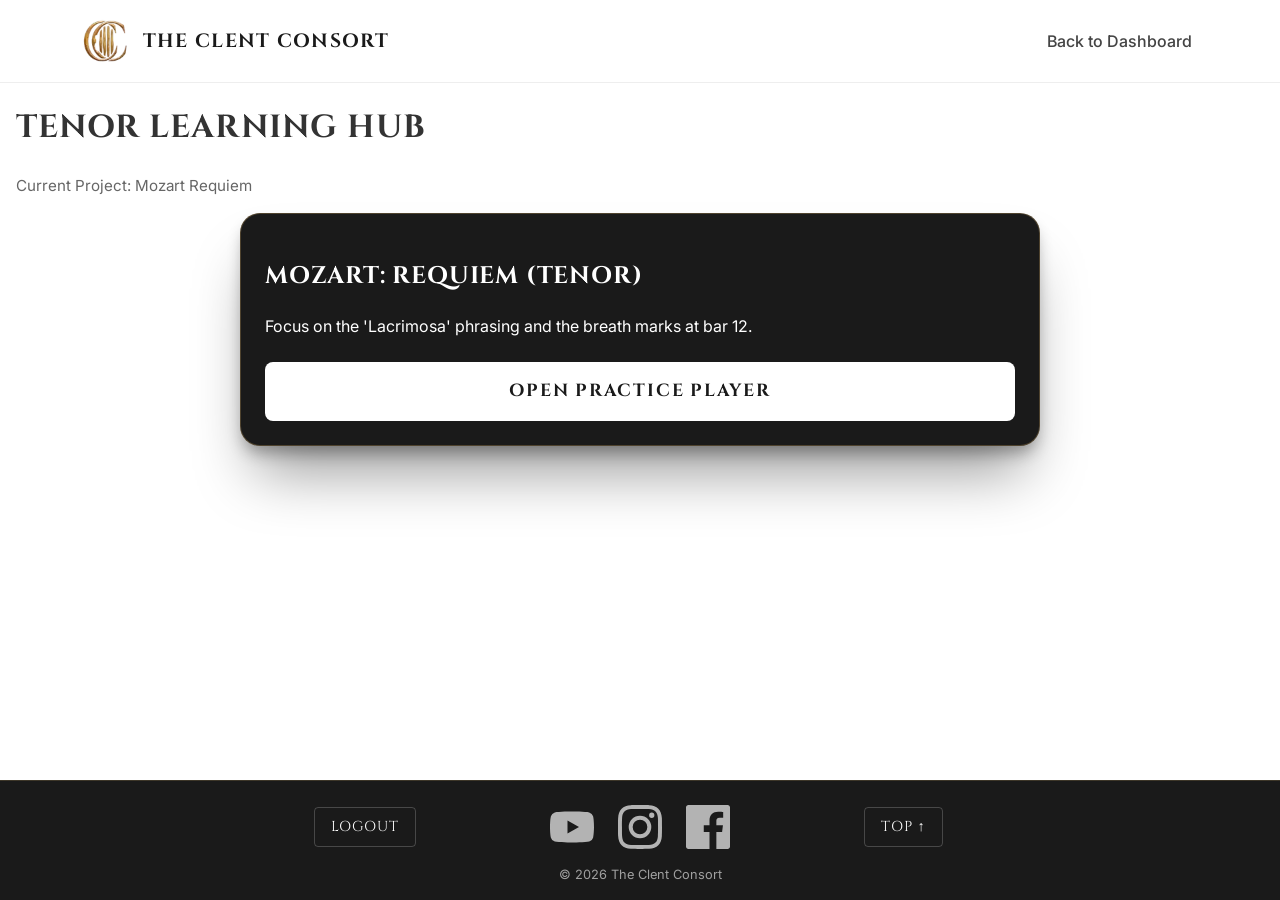
<file: tenor_hub.html>
<!doctype html>
<html lang="en-GB">
  <head>
    <meta charset="UTF-8" />
    <meta name="viewport" content="width=device-width, initial-scale=1.0" />
    <meta
      name="description"
      content="Tenor Learning Hub for The Clent Consort members."
    />
    <title>Member Dashboard - The Clent Consort</title>
    <!-- SEO & SOCIAL METADATA: Optimised for OpenGraph/Twitter protocols to ensure professional link previews and search indexing. -->
    <meta property="og:type" content="website" />
    <meta
      property="og:url"
      content="https://stockol.github.io/clent-consort-project-ms1/"
    />
    <meta property="og:title" content="The Clent Consort" />
    <meta
      property="og:description"
      content="Tenor Learning Hub for The Clent Consort members."
    />
    <meta
      property="og:image"
      content="https://stockol.github.io/clent-consort-project-ms1/assets/images/logo_share_preview.jpg"
    />

    <meta property="twitter:card" content="summary_large_image" />
    <meta property="twitter:title" content="The Clent Consort" />
    <meta
      property="twitter:description"
      content="Tenor Learning Hub for The Clent Consort members."
    />
    <meta
      property="twitter:image"
      content="https://stockol.github.io/clent-consort-project-ms1/assets/images/logo_share_preview.jpg"
    />
    <!-- ASSET OPTIMISATION: Pre-connecting to external origins to minimise First Contentful Paint (FCP) and network latency. -->
    <link rel="icon" type="image/png" href="assets/images/favicon-clent.png" />
    <link rel="preconnect" href="https://fonts.googleapis.com" />
    <link rel="preconnect" href="https://fonts.gstatic.com" crossorigin />
    <link
      href="https://fonts.googleapis.com/css2?family=Cinzel:wght@400;700&family=Inter:wght@400;600&display=swap"
      rel="stylesheet"
    />
    <link rel="stylesheet" href="assets/css/style.css" />
  </head>
  <!-- Body with ID for anchor navigation -->
  <body id="top">
    <!-- SITE HEADER: Implements .site-header for sticky positioning and .l-center for consistent horizontal containment. -->
    <header class="site-header">
      <div class="l-center header-inner">
        <a href="index.html" class="logo-link">
          <img
            src="assets/images/clent-consort-logo.webp"
            alt="Logo"
            width="50"
            height="50"
          />
          <span class="brand-name">The Clent Consort</span>
        </a>
        <nav aria-label="Main Navigation">
          <ul class="nav-list nav-list--dashboard">
            <li>
              <a href="members.html" class="nav-link">Back to Dashboard</a>
            </li>
          </ul>
        </nav>
      </div>
    </header>
    <main class="l-center">
      <!-- CONTENT ARCHITECTURE: Utilises the .l-stack primitive to manage macro-spacing and vertical rhythm between sections. -->
      <div class="l-stack l-stack--large">
        <header>
          <h1>Tenor Learning Hub</h1>
          <p class="u-muted">Current Project: Mozart Requiem</p>
        </header>
        <!-- Video Content -->
        <!-- COMPONENT: .box.invert creates a high-contrast 'well' for focus, utilising solid background codes for WCAG 2.1 AA compliance. -->
        <div class="video-wrapper box invert l-stack l-stack--small">
          <div class="l-stack l-stack--small">
            <h2>Mozart: Requiem (Tenor)</h2>
            <p>
              Focus on the 'Lacrimosa' phrasing and the breath marks at bar 12.
            </p>
          </div>
          <!-- Video Player -->
          <details class="video-accordion" name="mozart-tenor">
            <summary class="cta-button">Open Practice Player</summary>

            <div class="video-responsive u-margin-top">
              <!-- PROGRESSIVE DISCLOSURE: Using HTML5 details to defer iframe loading; this optimises performance by reducing initial page weight. -->
              <iframe
                class="external-embed"
                src="https://www.youtube.com/embed/8lf2bhv8zkI"
                title="Tenor Practice Track"
                allow="
                  accelerometer;
                  autoplay;
                  clipboard-write;
                  encrypted-media;
                  gyroscope;
                  picture-in-picture;
                "
                loading="lazy"
                allowfullscreen
              >
              </iframe>
            </div>
          </details>
        </div>
      </div>
    </main>
    <!-- GLOBAL FOOTER: Features a 3-column .footer-grid with mobile-first stacking logic and a #top skip-link for keyboard efficiency. -->
    <footer class="invert footer-slim">
      <div class="l-center">
        <div class="footer-grid">
          <div class="footer-col-left">
            <a href="login.html" class="footer-btn">Logout</a>
          </div>

          <div class="footer-col-center">
            <div class="social-group">
              <a href="#" class="social-icon" aria-label="YouTube">
                <svg viewBox="0 0 24 24" fill="currentColor">
                  <path
                    d="M23.498 6.186a3.016 3.016 0 0 0-2.122-2.136C19.505 3.545 12 3.545 12 3.545s-7.505 0-9.377.505A3.017 3.017 0 0 0 .502 6.186C0 8.07 0 12 0 12s0 3.93.502 5.814a3.016 3.016 0 0 0 2.122 2.136c1.871.505 9.376.505 9.376.505s7.505 0 9.377-.505a3.015 3.015 0 0 0 2.122-2.136C24 15.93 24 12 24 12s0-3.93-.502-5.814zM9.545 15.568V8.432L15.818 12l-6.273 3.568z"
                  />
                </svg>
              </a>
              <a href="#" class="social-icon" aria-label="Instagram">
                <svg viewBox="0 0 24 24" fill="currentColor">
                  <path
                    d="M12 2.163c3.204 0 3.584.012 4.85.07 3.252.148 4.771 1.691 4.919 4.919.058 1.265.069 1.645.069 4.849 0 3.205-.012 3.584-.069 4.849-.149 3.225-1.664 4.771-4.919 4.919-1.266.058-1.644.07-4.85.07-3.204 0-3.584-.012-4.849-.07-3.26-.149-4.771-1.699-4.919-4.92-.058-1.265-.07-1.644-.07-4.849 0-3.204.013-3.583.07-4.849.149-3.227 1.664-4.771 4.919-4.919 1.266-.057 1.645-.069 4.849-.069zM12 0C8.741 0 8.333.014 7.053.072 2.695.272.273 2.69.073 7.052.014 8.333 0 8.741 0 12c0 3.259.014 3.668.072 4.948.2 4.358 2.618 6.78 6.98 6.981 1.281.058 1.689.072 4.948.072 3.259 0 3.668-.014 4.948-.072 4.354-.2 6.782-2.618 6.979-6.98.059-1.28.073-1.689.073-4.948 0-3.259-.014-3.667-.072-4.947-.196-4.354-2.617-6.78-6.979-6.98C15.668.014 15.259 0 12 0zm0 5.838a6.162 6.162 0 1 0 0 12.324 6.162 6.162 0 0 0 0-12.324zM12 16a4 4 0 1 1 0-8 4 4 0 0 1 0 8zm6.406-11.845a1.44 1.44 0 1 0 0 2.881 1.44 1.44 0 0 0 0-2.881z"
                  />
                </svg>
              </a>
              <a href="#" class="social-icon" aria-label="Facebook">
                <svg viewBox="0 0 24 24" fill="currentColor">
                  <path
                    d="M22.675 0H1.325C.593 0 0 .593 0 1.325v21.351C0 23.407.593 24 1.325 24H12.82v-9.294H9.692v-3.622h3.128V8.413c0-3.1 1.893-4.788 4.659-4.788 1.325 0 2.463.099 2.795.143v3.24l-1.918.001c-1.504 0-1.795.715-1.795 1.763v2.313h3.587l-.467 3.622h-3.12V24h6.116c.73 0 1.323-.593 1.323-1.325V1.325C24 .593 23.407 0 22.675 0z"
                  />
                </svg>
              </a>
            </div>
          </div>

          <div class="footer-col-right">
            <a href="#top" class="footer-btn">Top ↑</a>
          </div>
        </div>
        <p class="copyright">&copy; 2026 The Clent Consort</p>
      </div>
    </footer>
  </body>
</html>
</file>
<file: assets/css/style.css>
/* ==========================================================================
   1. BASE STYLES & VARIABLES
   ========================================================================== */

:root {
  /* Modular Spacing Scale with 1.5 ratio */
  --s-2: 0.5rem;
  --s-1: 0.8rem;
  --s0: 1rem;
  --s1: 1.5rem;
  --s2: 2.25rem;
  --s3: 3.375rem;
  --s4: 5.063rem;
  --s5: 7.594rem;

  /* Font Stacks */
  --font-heading: "Cinzel", serif;
  --font-body: "Inter", sans-serif;

  /* ACCESSIBILITY TUNED COLORS */
  --color-gold: #8a6d3b; /* Darkened for 4.5:1 contrast */
  --color-gold-rgb: 138 109 59; /* For rgba() usage */
  --color-gold-light: #dcb97a; /* Kept for hover states on dark backgrounds */
  --color-dark: #1a1a1a;
  --color-white: #ffffff;
  --color-muted: #666666;
}

*,
*::before,
*::after {
  box-sizing: border-box;
}

body {
  font-family: var(--font-body);
  line-height: 1.5;
  color: #333;
  margin: 0;
  display: flex;
  flex-direction: column;
  min-height: 100vh;
  height: 100%;
  overflow-y: auto;
}

h1,
h2,
h3 {
  font-family: var(--font-heading);
  text-transform: uppercase;
  letter-spacing: 0.05ch;
}
html {
  height: 100%;
  scroll-behavior: smooth;
  scroll-padding-top: 100px;
}
@media (max-width: 45rem) {
  html:has(.dashboard-page) {
    scroll-padding-top: 170px;
  }
}

main {
  flex: 1;
  display: flex;
  flex-direction: column;
}
main > .l-stack > :last-child {
  margin-bottom: var(--s2);
}
/* Ensure the scrollytelling section also respects it */
.project-rhythm-scroll {
  background-color: #000;
}
/* ==========================================================================
   2. GLOBAL LAYOUT PATTERNS (Every Layout Primitives)
   ========================================================================== */

/* The Center: Keeps content in a readable middle column */
.l-center {
  box-sizing: border-box;
  margin-inline: auto;
  max-width: 80rem;
  width: 100%;
  /* Use a smaller padding on mobile so content has room to breathe */
  padding-inline: 1rem;
}

/* The Sidebar: General layout tool */
.l-sidebar {
  display: flex;
  flex-wrap: wrap;
  gap: var(--s1);
}

.l-sidebar > :first-child {
  flex-basis: 20rem;
  flex-grow: 1;
}

.l-sidebar > :last-child {
  flex-basis: 30rem;
  flex-grow: 999;
}

/* The Reel: Horizontal scrolling logic */
.l-reel {
  display: flex;
  overflow-x: auto;
  gap: var(--s1);
  padding-bottom: var(--s1);
  scroll-snap-type: x mandatory;
}

.l-reel > * {
  flex: 0 0 85%;
  scroll-snap-align: start;
}

@media (min-width: 60rem) {
  .l-reel > * {
    flex: 0 0 calc(33.333% - var(--s1));
  }
}

/* The Switcher Pattern */
.l-switcher {
  display: flex;
  flex-wrap: wrap;
  gap: var(--s1);
}

.l-switcher > * {
  flex-grow: 1;
  /* If container < threshold, basis becomes huge and forces wrap */
  flex-basis: calc((var(--threshold, 40rem) - 100%) * 999);
}
/* --- THE STACK --- */
/* Injects vertical space between siblings */
/* Lobotomised Owl */
.l-stack > * + * {
  margin-top: var(--space, var(--s1));
}

.l-stack--small {
  --space: var(--s-1);
}
.l-stack--large {
  --space: var(--s4);
}

/* --- THE BOX --- */
.box {
  padding: var(--s1);
  border: 1px solid transparent;
}

/* Unified Invert: The "Card" standard for the whole site */
.box.invert {
  background-color: #1a1a1a;
  color: #ffffff;
  border-radius: 20px;
  border: 1px solid rgba(201, 164, 94, 0.3);
  overflow: hidden;
  box-shadow:
    0 10px 15px -3px rgba(0, 0, 0, 0.3),
    0 40px 60px -15px rgba(0, 0, 0, 0.4);
}
.l-frame {
  aspect-ratio: var(--aspect-ratio, 16/9);
  display: flex;
  justify-content: center;
  align-items: center;
  overflow: hidden;
}

/* ==========================================================================
   3. GLOBAL COMPONENTS (Header, Footer, Buttons)
   ========================================================================== */

/* --- THE HEADER WRAPPER --- */
.site-header {
  position: sticky;
  top: 0;
  z-index: 1100;
  background-color: rgba(255, 255, 255, 0.98);
  backdrop-filter: blur(8px);
  border-bottom: 1px solid #eee;
  width: 100%;
}
/* Landscape mode */
@media (max-height: 450px) and (orientation: landscape) {
  .site-header {
    padding: 0.25rem 0;
  }

  .site-header img {
    height: 30px;
    width: auto;
    flex-shrink: 0;
    object-fit: contain;
    display: block;
  }

  .brand-name {
    font-size: 0.9rem;
  }
}
/* --- THE HEADER INNER LOGIC --- Fixed for all screen sizes, including previously overlooked tablets */
.header-inner {
  display: flex;
  flex-direction: column;
  align-items: center;
  gap: var(--s0); /* Tightened gap for mobile */
  padding-block: var(--s0); /* Clean vertical spacing */

  /* ADD THIS: Limits how far they stretch on tablets */
  max-width: 70rem;
  margin-inline: auto;
  width: 100%;
}

@media (min-width: 45rem) {
  .header-inner {
    flex-direction: row;
    justify-content: space-between;
    /* Tablet padding: This creates the "buffer" from the edges */
    padding-inline: 2rem;
  }
}

@media (min-width: 80rem) {
  .header-inner {
    /* Large screens: No extra padding needed as l-center kicks in */
    padding-inline: 0;
  }
}

/* Active State for Nav */
header nav a[aria-current="page"] {
  color: var(--color-gold);
  font-weight: 700;
  border-bottom: 2px solid var(--color-gold);
}

.brand-name {
  font-family: var(--font-heading);
  font-size: 1.2rem;
  text-transform: uppercase;
  letter-spacing: 0.1ch;
  color: #1a1a1a;
}

.logo-link {
  display: flex;
  align-items: center;
  gap: var(--s-1);
  text-decoration: none;
  color: black;
  font-weight: bold;
  font-family: var(--font-heading);
  text-transform: uppercase;
  letter-spacing: 0.05ch;
}

header nav ul {
  display: flex;
  flex-wrap: nowrap;
  justify-content: center;
  list-style: none;
  gap: var(--s-2);
  margin: 0;
  padding: 0;
}

header nav a {
  font-family: var(--font-body);
  font-size: var(--s0);
  font-weight: 505;
  color: #444;
  transition: color 0.2s;
  padding: 0.5rem;
  text-decoration: none;
}

header nav a:hover {
  color: var(--color-gold);
  text-decoration: underline;
}

/* CTA Button */
.cta-button {
  display: inline-block;
  background-color: #b38b3f; /* Gold */
  color: #000000; /* Black for maximum contrast */
  padding: 1rem 2rem;
  text-align: center;
  text-decoration: none;
  border-radius: 2px;
  font-family:
    "Cinzel", serif; /* Using the display font for buttons feels more premium */
  font-weight: 700;
  text-transform: uppercase;
  letter-spacing: 0.1em;
  transition:
    transform 0.2s ease,
    background-color 0.3s;
  margin-top: var(--s1);
  min-height: 48px; /* Ensures it's always large enough for touch */
}

.cta-button:hover {
  background-color: var(
    --color-gold-light
  ); /* A lighter gold for the hover state */
  transform: translateY(-2px); /* A subtle 'lift' effect */
}

/* Button Feedback */
.cta-button:active,
.file-indicator:active {
  transform: translateY(1px) scale(0.98);
  filter: brightness(0.9);
}

/* Global Focus Style */
:focus-visible {
  outline: 2px solid var(--color-gold);
  outline-offset: 4px;
}

/* Footer */
.footer-slim {
  padding: 1.5rem 0 1rem; /* Very tight vertical padding */
  background-color: #1a1a1a;
  border-top: 1px solid rgba(201, 164, 94, 0.2);
}

.footer-grid {
  display: flex;
  justify-content: space-between;
  align-items: center;
  gap: var(--s1);
  margin-bottom: 1rem;
}

/* Footer Button */
.footer-btn {
  display: inline-block;
  text-decoration: none;
  color: #fff;
  font-family: var(--font-heading);
  font-size: 0.9rem;
  text-transform: uppercase;
  letter-spacing: 0.1ch;
  padding: 0.5rem 1rem;
  border: 1px solid rgba(255, 255, 255, 0.2);
  border-radius: 4px;
  transition: all 0.3s ease;
  white-space: nowrap;
}

.footer-btn:hover {
  border-color: var(--color-gold);
  color: var(--color-gold);
  background: rgba(201, 164, 94, 0.05);
}

/* Column Alignment */
.footer-col-left {
  flex: 1;
  text-align: right;
}
.footer-col-center {
  flex: 1;
  text-align: center;
}
.footer-col-right {
  flex: 1;
  text-align: left;
}

/* Social Icons */
.social-group {
  display: flex;
  gap: 1.5rem;
  justify-content: center;
}

.social-icon {
  color: #b3b3b3;
  width: 44px;
  height: 44px;
  transition: all 0.3s ease;
}

.social-icon:hover {
  color: var(--color-gold);
  transform: translateY(-2px);
}

.copyright {
  font-size: 0.8rem;
  opacity: 1;
  color: #a0a0a0;
  text-align: center;
  margin: 0;
}

/* Mobile: Stack nicely and swap button order */
@media (max-width: 45rem) {
  .footer-grid {
    flex-direction: column;
    gap: 1.5rem;
  }

  /* Assign order to columns */
  .footer-col-right {
    order: 1; /* Moves "Top ↑" to the first position */
  }

  .footer-col-center {
    order: 2; /* Keeps social icons in the middle */
  }

  .footer-col-left {
    order: 3; /* Moves "Member Login" to the bottom */
  }

  /* Reset text alignment for mobile stacking */
  .footer-col-left,
  .footer-col-right {
    width: 100%;
    text-align: center;
  }
}

/* Custom Scrollbar */

/* Custom Scrollbar for Chrome/Safari/Edge */
::-webkit-scrollbar {
  width: 12px;
}

::-webkit-scrollbar-track {
  background: #1a1a1a; /* Match your body background */
}

::-webkit-scrollbar-thumb {
  background: var(--color-gold); /* Gold scroll thumb */
  border-radius: 10px;
  border: 3px solid #1a1a1a; /* Creates a 'floating' look */
}

::-webkit-scrollbar-thumb:hover {
  background: var(--color-gold-light); /* Brighter gold on hover */
}
/* ==========================================================================
   4. PAGE-SPECIFIC SECTIONS
   ========================================================================== */

/* --- HOME PAGE: Hero --- */
.hero-cover {
  display: flex;
  flex-direction: column;
  flex: 1;
  padding: var(--s1);
  background:
    linear-gradient(rgba(0, 0, 0, 0.5), rgba(0, 0, 0, 0.5)),
    url("../images/hero_image_clent_consort.jpg") center/cover;
  justify-content: center;
  align-items: center;
  color: white;
  text-align: center;
  overflow: hidden;
}

.hero-cover h1 {
  font-size: clamp(2.5rem, 10vw, 5rem);
  font-weight: 700;
  text-shadow: 2px 2px 4px rgba(0, 0, 0, 0.5);
}

.hero-cover p {
  font-size: 1.4rem;
  max-width: 60ch;
  margin-inline: auto;
}

/* --- ABOUT PAGE: Mission & Cycle --- */
.mission-cover {
  display: flex;
  flex-direction: column;
  justify-content: center;
  align-items: center;
  background:
    linear-gradient(rgba(0, 0, 0, 0.7), rgba(0, 0, 0, 0.7)),
    url("../images/cathedral_choir.webp") center 25% / cover;
  min-height: 50vh;
  color: white;
  text-align: center;
  padding: var(--s1);
}

.mission-cover p {
  font-family: var(--font-heading);
  font-size: clamp(1.5rem, 4vw, 2.5rem);
  max-width: 40ch;
  line-height: 1.2;
}

.sidebar {
  display: flex;
  flex-wrap: wrap;
  gap: var(--s1);
  padding: var(--s2) var(--s1);
  max-width: 80rem;
  margin-inline: auto;
}

.sidebar-image {
  flex-basis: 15rem;
  flex-grow: 1;
}

.sidebar-image img {
  width: 100%;
  height: auto;
  object-fit: cover;
  border-radius: 2px;
  filter: sepia(20%) contrast(105%);
  box-shadow: 0 15px 35px rgba(0, 0, 0, 0.1);
}

.sidebar-text {
  flex-basis: 0;
  flex-grow: 999;
  min-width: 50%;
}

/* --- PROJECT RHYTHM REFACTOR (PURE CSS SWIPE) --- */

.project-rhythm-swipe-wrapper {
  position: relative;
  width: 100%;
  background: #000;
  overflow: hidden;
}

.project-rhythm-scroll {
  display: flex;
  overflow-x: auto;
  scroll-snap-type: x mandatory;
  scroll-behavior: smooth;
  height: calc(100vh - 100px);
  /* Hide scrollbars */
  scrollbar-width: none;
  -ms-overflow-style: none;
}

.project-rhythm-scroll::-webkit-scrollbar {
  display: none;
}

.rhythm-slide {
  flex: 0 0 100%;
  width: 100vw;
  height: 100%;
  scroll-snap-align: start;
  position: relative;
  display: flex;
  align-items: center;
  justify-content: center;
  scroll-margin-top: 0;
}

/* Nav Dots */
.swipe-nav {
  position: absolute;
  bottom: 2rem;
  left: 50%;
  transform: translateX(-50%);
  z-index: 10;
  display: flex;
  gap: 1rem;
  width: auto;
  padding: 0.5rem;
  background: rgba(0, 0, 0, 0.6);
  backdrop-filter: blur(10px);
  border-radius: 50px;
  border: 1px solid rgba(201, 164, 94, 0.3);
}

.swipe-nav a {
  text-decoration: none;
  color: #fff;
  font-family: var(--font-heading);
  font-size: 0.7rem;
  letter-spacing: 0.1ch;
  text-transform: uppercase;
  padding: 0.6rem 1.2rem;
  border-radius: 25px;
  transition: all 0.3s ease;
  white-space: nowrap;
  display: flex;
  align-items: center;
  gap: 0.5rem;
}

.swipe-nav a span {
  color: var(--color-gold);
  font-weight: bold;
}

.swipe-nav a:hover {
  background: rgba(201, 164, 94, 0.2);
  color: var(--color-gold);
}

/* Ensure Videos behave in the new layout */
.slide-bg,
.slide-bg video {
  position: absolute;
  inset: 0;
  width: 100%;
  height: 100%;
  object-fit: cover;
  z-index: 0;
}

/* On Mobile, we shrink it back to dots so it doesn't crowd the screen */
@media (max-width: 48rem) {
  .swipe-nav {
    background: none;
    border: none;
    bottom: 1.5rem;
  }
  .swipe-nav a {
    width: 12px;
    height: 12px;
    padding: 0;
    font-size: 0;
    background: rgba(255, 255, 255, 0.2);
    border: 1px solid var(--color-gold);
  }
}
@media (max-height: 450px) and (orientation: landscape) {
  .swipe-nav {
    left: auto;
    right: 1rem;
    bottom: 5rem;
    transform: none;
    flex-direction: column;
  }
}
/* The Video Background */
.slide-bg,
.slide-bg video {
  position: absolute;
  inset: 0;
  width: 100%;
  height: 100%;
  z-index: 0;
}

.slide-bg video {
  object-fit: cover;
  filter: brightness(0.5) contrast(1.1);
}

/* The Text Content */
.slide-content {
  position: relative;
  z-index: 2;
  color: white;
  text-align: center;
  max-width: 65ch;
  padding: var(--s2);

  /* Scroll-Driven Reveal Animation */
  /* MODERN PROGRESSIVE ENHANCEMENT:
  The following properties use the CSS Scroll-driven Animations spec.
  W3C Validator may flag these as unknown properties, but they are 
  supported in modern browsers (Chrome 115+, Edge 115+, Safari 17+).
*/
  view-timeline-name: --slide-reveal;
  view-timeline-axis: block;
  animation: reveal-content linear both;
  animation-timeline: --slide-reveal;
}

@keyframes reveal-content {
  0% {
    opacity: 0;
    transform: translateY(50px) scale(0.95);
  }
  50% {
    opacity: 1;
    transform: translateY(0) scale(1);
  }
  100% {
    opacity: 0;
    transform: translateY(-50px) scale(0.95);
  }
}

.step-number {
  font-family: var(--font-heading);
  color: var(--color-gold);
  font-size: var(--s3);
  margin-bottom: var(--s-1);
  display: block;
}

.spotify-about-playlist {
  border: 0;
  border-radius: 12px;
  width: 100%;
}

/* --- EVENTS PAGE: Featured, Reel, Archive --- */
.featured-event .invert {
  background-color: #1a1a1a;
  color: #ffffff;
  border-radius: 8px;
  overflow: hidden;
  box-shadow: 0 20px 40px rgba(0, 0, 0, 0.25);
  border: 1px solid rgba(255, 255, 255, 0.1);
}

.featured-event .event-image {
  aspect-ratio: 16 / 9;
}

.featured-event .event-image img {
  width: 100%;
  height: 100%;
  object-fit: cover;
  display: block;
}

@media (min-width: 50.1rem) {
  .featured-event .event-image {
    aspect-ratio: auto;
    min-height: 100%;
  }
}

.featured-event .event-details {
  padding: var(--s2);
}

.featured-event h1 {
  color: var(--color-gold);
  margin-top: 0;
  line-height: 1.1;
  font-size: clamp(1.5rem, 5vw, 2.5rem);
}

.featured-event .label {
  color: var(--color-gold);
  font-weight: 600;
  text-transform: uppercase;
  font-size: 0.85rem;
  letter-spacing: 0.2ch;
  display: block;
  margin-bottom: var(--s-1);
}

.featured-event ul {
  list-style: none;
  padding: 0;
  margin: var(--s1) 0;
}

.featured-event ul li {
  color: #e0e0e0;
  display: flex;
  flex-wrap: nowrap;
  gap: var(--s0);
  align-items: flex-start;
  margin-bottom: var(--s-1);
  width: 100%;
}

.featured-event ul li strong {
  color: var(--color-gold);
  flex-shrink: 0;
  min-width: 4.5rem;
}

.featured-event ul li span {
  flex-grow: 1;
}

.event-card {
  background: white;
  padding: var(--s2);
  border: 1px solid #eee;
  border-top: 4px solid var(--color-gold);
  box-shadow: 0 4px 12px rgba(0, 0, 0, 0.05);
}

.event-card h3 {
  color: #1a1a1a;
  margin-top: 0;
}

.event-card time,
.archive-item time {
  color: #36454f;
  font-weight: 600;
  text-transform: uppercase;
  font-size: 0.9rem;
}

.event-archive h2 {
  border-bottom: 2px solid #eee;
  padding-bottom: var(--s0);
  margin-bottom: var(--s1);
}

.archive-item {
  display: flex;
  flex-wrap: wrap;
  gap: var(--s0) var(--s2);
  padding: var(--s1) 0;
  border-bottom: 1px solid #eee;
  align-items: baseline;
}

.archive-item time {
  flex-basis: 10rem;
  flex-grow: 1;
}

.archive-item span {
  color: #555;
  font-weight: 500;
  flex-basis: 15rem;
  flex-grow: 999;
}
/* Repertoire Section */
.repertoire-section {
  padding-block: var(--s4);
  border-top: 1px solid #eee;
}

.repertoire-header {
  text-align: center;
}

/* Center the paragraph inside the header if it has a max-width */
.repertoire-header .u-measure {
  margin-inline: auto;
}

.repertoire-grid {
  align-items: stretch;
}

/* The 'Season' Info Box */
.repertoire-grid > :first-child {
  flex-basis: 30rem;
  flex-grow: 1;
  /* Add these to ensure the meta box behaves correctly */
  display: flex;
  flex-direction: column;
  justify-content: center;
}

/* The Playlist Container */
.repertoire-grid > :last-child {
  flex-basis: 20rem;
  flex-grow: 999;
}

.playlist-container {
  box-shadow: 0 20px 40px rgba(0, 0, 0, 0.1);
  border-radius: 12px;
  background: #000;
  overflow: hidden; /* Keeps the iframe corners rounded */
}

.repertoire-section .box.invert {
  border-left: 4px solid #c9a45e;
}
/* --- CONTACT PAGE --- */

/* 1. Layout & Constraints */
.contact-hero {
  text-align: center;
  max-width: 60ch;
  margin-inline: auto;
}

.contact-forms-layout {
  --threshold: 60rem;
  max-width: 75rem;
  margin-inline: auto;
  gap: var(--s2);
  align-items: flex-start;
}

/* 2. The Form Card Container */
.contact-form-container {
  color: var(--color-muted);
  opacity: 1;
  flex: 1 1 25rem;
  max-width: 35rem;
  width: 100%;
  margin-inline: auto;
}

/* 3. Elements & Typography */
.contact-form-container h2 {
  color: var(--color-gold);
  margin-top: 0;
  border-bottom: 1px solid rgba(201, 164, 94, 0.2);
  padding-bottom: var(--s-1);
}

.contact-form-container .form-group label {
  color: var(--color-gold);
  font-weight: 600;
  font-size: 0.8rem;
  text-transform: uppercase;
  letter-spacing: 0.1ch;
  margin-bottom: 0.5rem;
  display: block;
}

/* 4. White Well Inputs & Buttons */
.contact-form-container input,
.contact-form-container select,
.contact-form-container textarea {
  width: 100%;
  padding: var(--s0);
  background-color: #ffffff;
  border: 1px solid #ccc;
  color: var(--color-dark);
  font-family: var(--font-body);
  border-radius: 4px;
}

.contact-form-container input:focus,
.contact-form-container textarea:focus {
  outline: none;
  border-color: var(--color-gold);
  box-shadow: 0 0 0 3px rgba(201, 164, 94, 0.2);
}

.contact-form-container .cta-button {
  width: 100%;
  border: 1px solid #ccc; /* Adds definition to the white button */
  cursor: pointer;
  background-color: #ffffff;
  color: #1a1a1a;
  transition:
    transform 0.2s ease,
    background-color 0.2s ease,
    box-shadow 0.2s ease;
  padding: 1rem;
  font-weight: 700;
  text-transform: uppercase;
  letter-spacing: 0.1ch;
}

.contact-form-container .cta-button:hover {
  background-color: var(--color-gold);
  color: #ffffff;
  border-color: var(--color-gold);
  transform: translateY(-2px); /* Physical lift on hover */
  box-shadow: 0 5px 15px rgba(201, 164, 94, 0.4); /* Gold glow */
}

/* Members Resource Area */

/* --- Logistics Card Header --- */
.logistics-card-header {
  display: flex;
  flex-wrap: wrap;
  justify-content: space-between;
  align-items: center;
  gap: var(--s1);
  padding-bottom: var(--s0);
}

/* --- Refined Large PDF Button --- */
.file-link--large {
  display: inline-flex;
  align-items: center;
  background-color: rgba(var(--color-gold-rgb) / 0.1);
  border: 1px solid rgba(var(--color-gold-rgb) / 0.4);
  color: var(--color-gold);
  padding: 0.75rem 1.25rem;
  border-radius: 4px;
  text-decoration: none;
  font-weight: 600;
  font-size: 0.85rem;
  transition: all 0.2s ease;
}

.file-link--large:hover {
  background-color: var(--color-gold);
  color: #1a1a1a;
  border-color: var(--color-gold);
}

/* Resetting the icon so it doesn't double up */
.file-link--large .file-icon {
  background-color: var(--color-gold);
  color: #1a1a1a;
  font-size: 0.65rem;
  font-weight: 800;
  padding: 0.2rem 0.4rem;
  border-radius: 2px;
  margin-right: 0.75rem;
  transition: background-color 0.2s ease;
}

.file-link--large:hover .file-icon {
  background-color: #1a1a1a;
  color: var(--color-gold);
}

/* Mobile: Stack and center the button */
@media (max-width: 45rem) {
  .logistics-card-header {
    flex-direction: column;
    align-items: flex-start;
  }

  .file-link--large {
    width: 100%;
    justify-content: center;
  }
}

/* ==========================================================================
   5. LOGIN PAGE & SECURITY FEEDBACK
   ========================================================================== */

.login-nav {
  display: flex;
  justify-content: flex-start;
  margin-bottom: var(--s-1);
}

.back-link {
  color: #666;
  text-decoration: none;
  font-family: var(--font-body);
  font-weight: 500;
  font-size: 0.9rem;
  text-transform: uppercase;
  letter-spacing: 0.1ch;
  transition: all 0.2s ease;
  display: inline-flex;
  align-items: center;
  gap: 0.5rem;
}

.back-link:hover {
  color: var(--color-gold);
  transform: translateX(-5px); /* Subtle physical movement to the left */
}

.login-wrapper {
  margin-top: var(--s2);
}

.login-header {
  text-align: center;
}

.login-header h1,
.login-header p,
.login-footer-text,
.box.invert .form-group label {
  color: var(--color-gold);
}

.login-footer-text {
  font-size: 0.85rem;
  text-align: center;
  opacity: 0.8;
}

/* Fat-Finger Touch Targets */
.box.invert input {
  min-height: 3.5rem; /* Large enough for thumbs */
  font-size: 1.1rem; /* Prevents iOS zoom-on-focus */
  padding: var(--s0);
  background-color: #ffffff;
  border: 1px solid #ccc;
  border-radius: 8px;
  width: 100%;
}

.box.invert .cta-button {
  min-height: 3.5rem;
  font-size: 1.1rem;
  font-weight: 700;
  display: flex;
  align-items: center;
  justify-content: center;
  width: 100%;
  border-radius: 8px;
  margin-top: var(--s1);
  background-color: #ffffff;
  color: #1a1a1a;
  border: none;
  cursor: pointer;
}

.box.invert .cta-button:hover {
  background-color: var(--color-gold);
  color: #ffffff;
}

/* --- High-Visibility Security Visual Feedback --- */

/* 1. Neutral State: When the box is empty (placeholder is visible) 
   We use a high-specificity selector to force the grey border */
.box.invert input[type="password"] {
  border: 2px solid #444 !important; /* Forces the neutral dark grey */
  transition: all 0.2s ease-in-out;
}

/* 2. The 'Invalid' state: ONLY show red IF the user has started typing 
   AND the input is currently focused */
.box.invert input[type="password"]:not(:placeholder-shown):focus:invalid {
  border-color: #ff4d4d !important;
  box-shadow: 0 0 0 4px rgba(255, 77, 77, 0.4);
}

/* 3. The 'Valid' state: Green Light when it matches perfectly */
.box.invert input[type="password"]:focus:valid {
  border-color: #4caf50 !important;
  box-shadow: 0 0 0 4px rgba(76, 175, 80, 0.4);
}

/* 4. Persistence: Keep it green after they finish and click away */
.box.invert input[type="password"]:valid:not(:placeholder-shown) {
  border-color: #4caf50 !important;
}

/* 5. Suppress the 'Standard' browser red (Firefox especially) */
.box.invert input:invalid {
  box-shadow: none;
}
.form-hint {
  font-size: 0.8rem;
  color: rgba(var(--color-gold-rgb) / 0.7); /* Muted gold */
  line-height: 1.4;
  margin-top: 0.25rem;
}

.form-hint strong {
  color: var(--color-gold); /* Brighter gold for the word 'Hint' */
  text-transform: uppercase;
  font-size: 0.7rem;
  letter-spacing: 0.05ch;
}
/* ==========================================================================
   6. MEMBER DASHBOARD SPECIFICS
   ========================================================================== */

/* --- Layout Settings (Pure CSS Thresholds) --- */
.dashboard-sidebar {
  --gap: var(--s2);
  display: flex;
  flex-wrap: wrap;
}
/* The Main Schedule (First Child) */
.dashboard-sidebar > :first-child {
  /* Start at 40rem and grow to fill almost all available space */
  flex-basis: 40rem;
  flex-grow: 999;
}

/* The Meta Info (Second Child / Aside) */
.dashboard-sidebar > :last-child {
  /* Set a smaller basis so it stays slim */
  flex-basis: 30rem;
  flex-grow: 1;
}

/* Add a vertical divider only on desktop to separate the two sections */
@media (min-width: 50rem) {
  .schedule-meta {
    border-top: none;
    border-left: 1px solid rgba(255, 255, 255, 0.1);
    padding-top: 0;
    padding-left: var(--s2);
  }
}
.dashboard-switcher {
  --threshold: 60rem; /* Stacks sooner to allow full-width reading */
}

.voice-hub-switcher {
  --threshold: 20rem;
}

.login-wrapper {
  --box-padding: var(--s1);
}

@media (min-width: 45rem) {
  .login-wrapper {
    --box-padding: var(--s2); /* Desktop breathing room */
  }
}

/* --- Schedule List Styling --- */
.schedule-list {
  display: flex;
  flex-direction: column;
  gap: var(--s0);
  border-top: 1px solid #444;
  padding-top: var(--s0);
}

.schedule-list div {
  display: flex;
  flex-direction: column;
  gap: 0.25rem;
}

.schedule-list dt {
  font-family: var(--font-heading);
  color: var(--color-gold);
  font-weight: bold;
  text-transform: uppercase;
  font-size: 0.9rem;
  min-width: 11rem; /* Keeps dates on one line */
  flex-shrink: 0;
}

.schedule-list dd {
  margin: 0;
  color: #fff;
  font-size: 1rem;
}

@media (min-width: 40rem) {
  .schedule-list div {
    flex-direction: row;
    gap: var(--s1);
  }
}

/* --- Music Library & PDF Buttons --- */
.service-title {
  font-family: var(--font-body);
  font-size: 0.85rem;
  text-transform: uppercase;
  color: var(--color-gold);
  border-bottom: 1px solid #444;
  padding-bottom: 0.25rem;
  margin-top: var(--s1);
}

/* --- Music Library: Clickable Rows --- */

.music-list {
  list-style: none;
  padding: 0;
}

/* 1. The Container: Remove flex here so the link can fill the space */
.music-item {
  border-bottom: 1px solid rgba(255, 255, 255, 0.05);
}

/* 2. The Link: This is now the 'row' itself */
.music-row-link {
  display: flex;
  justify-content: space-between;
  align-items: center;
  padding: 0.6rem var(--s0); /* Slightly more padding for better touch targets */
  text-decoration: none;
  color: #fff;
  transition: background-color 0.2s ease;
}

.music-row-link:hover {
  background-color: rgba(201, 164, 94, 0.05); /* Subtle highlight */
}

/* 3. The Indicator: Retaining 'file-link' styling */
.file-indicator {
  display: inline-flex;
  align-items: center;
  padding: 0.3rem 0.7rem;
  background-color: rgba(var(--color-gold-rgb) / 0.1);
  color: var(--color-gold);
  border: 1px solid rgba(var(--color-gold-rgb) / 0.5);
  border-radius: 4px;
  font-size: 0.75rem;
  font-weight: 600;
  gap: 0.5rem;
}

/* Retaining specific PDF label styling */
.file-indicator::before {
  content: "PDF";
  font-size: 0.6rem;
  padding: 0.1rem 0.3rem;
  background-color: var(--color-gold);
  color: #1a1a1a;
  border-radius: 2px;
}

/* 4. Featured Download: Integrating the new row logic */
.featured-download {
  background: rgba(var(--color-gold-rgb) / 0.1);
  border-left: 4px solid var(--color-gold);
  /* Resetting padding here because .music-row-link handles it now */
  padding: 0;
}

.featured-download .music-row-link {
  font-weight: 700;
}

/* --- Sidebar Meta & Voice Hubs --- */
.schedule-meta {
  border-top: 1px solid #333;
  padding-top: var(--s1);
}
.meta-block h4 {
  font-size: 0.75rem;
  color: var(--color-gold);
  text-transform: uppercase;
  margin-bottom: 0.5rem;
}

@media (min-width: 50rem) {
  .schedule-meta {
    border-top: none;
    border-left: 1px solid #333;
    padding-top: 0;
    padding-left: var(--s2);
  }
}

.tracks-section {
  margin-top: var(--s3);
  padding-top: var(--s2);
  border-top: 1px dashed rgba(var(--color-gold-rgb) / 0.3);
}

.voice-card {
  background: rgba(255, 255, 255, 0.03);
  padding: var(--s1);
  border: 1px solid #333;
  text-align: center;
}
.voice-card h4 {
  color: var(--color-gold);
  font-size: 0.9rem;
  margin: 0;
}
.voice-card .cta-button {
  width: 100%;
  margin-top: var(--s0);
  padding: 0.6rem;
  font-size: 0.8rem;
}

/* --- 1. The Video Primitive (16:9 Aspect Ratio) --- */
.video-responsive {
  position: relative;
  padding-bottom: 56.25%; /* Magic number for 16:9 */
  height: 0;
  overflow: hidden;
  max-width: 100%;
  background: #000;
  border-radius: 4px;
}

.video-responsive iframe {
  position: absolute;
  top: 0;
  left: 0;
  width: 100%;
  height: 100%;
  border: 0;
}

/* --- 2. The Hub Layout & Card Taming --- */
.video-card,
.video-wrapper {
  max-width: 800px;
  margin: 0 auto; /* Centers the video on wide screens */
}

/* --- 3. Accordion (Details/Summary) Styles --- */
.video-accordion summary {
  list-style: none; /* Modern browsers */
  display: inline-block;
  cursor: pointer;
}

.video-accordion summary::-webkit-details-marker {
  display: none; /* Safari specific */
}

/* Visual state when the video is revealed */
.video-accordion[open] summary {
  margin-bottom: 1.5rem;
  background: transparent;
  border: 1px solid rgba(var(--color-gold-rgb) / 0.5);
  color: var(--color-gold);
}

/* Smoothly fade in the video when the details are opened */
.video-accordion[open] .video-responsive {
  animation: fadeIn 0.5s ease;
}

@keyframes fadeIn {
  from {
    opacity: 0;
    transform: translateY(-10px);
  }
  to {
    opacity: 1;
    transform: translateY(0);
  }
}

.external-embed {
  border: 0;
  width: 100%;
  display: block;
  border-radius: 12px;
  aspect-ratio: 16 / 9;
}

/* 404 Page Styles */
.error-content {
  flex: 1; /* Pushes footer down */
  display: flex;
  flex-direction: column;
  justify-content: center; /* Vertical center */
  align-items: center; /* Horizontal center */

  --stack-space: var(--s3);
  text-align: center;
  padding-block: var(--s5);
}
/* ==========================================================================
   6. ANIMATIONS & UTILITY CLASSES
   ========================================================================== */

@keyframes heroEntrance {
  from {
    opacity: 0;
    transform: translateY(30px);
    filter: blur(10px);
  }
  to {
    opacity: 1;
    transform: translateY(0);
    filter: blur(0);
  }
}

.hero-cover h1 {
  animation: heroEntrance 1.2s ease-out forwards;
}

.hero-cover p {
  opacity: 0;
  animation: heroEntrance 1.2s ease-out 0.4s forwards;
}

.hero-cover .cta-button {
  opacity: 0;
  animation: heroEntrance 1.2s ease-out 0.8s forwards;
}

/* --- General Utilities --- */
.u-measure {
  max-width: 65ch;
}
.u-muted {
  color: var(--color-muted);
  line-height: 1.6;
  font-size: 0.95rem;
}
.dashboard-footer {
  text-align: center;
  border-top: 1px solid #eee;
  padding-top: var(--s2);
}
.u-text-center {
  text-align: center;
}

.u-margin-inline-auto {
  margin-inline: auto;
}
</file>
